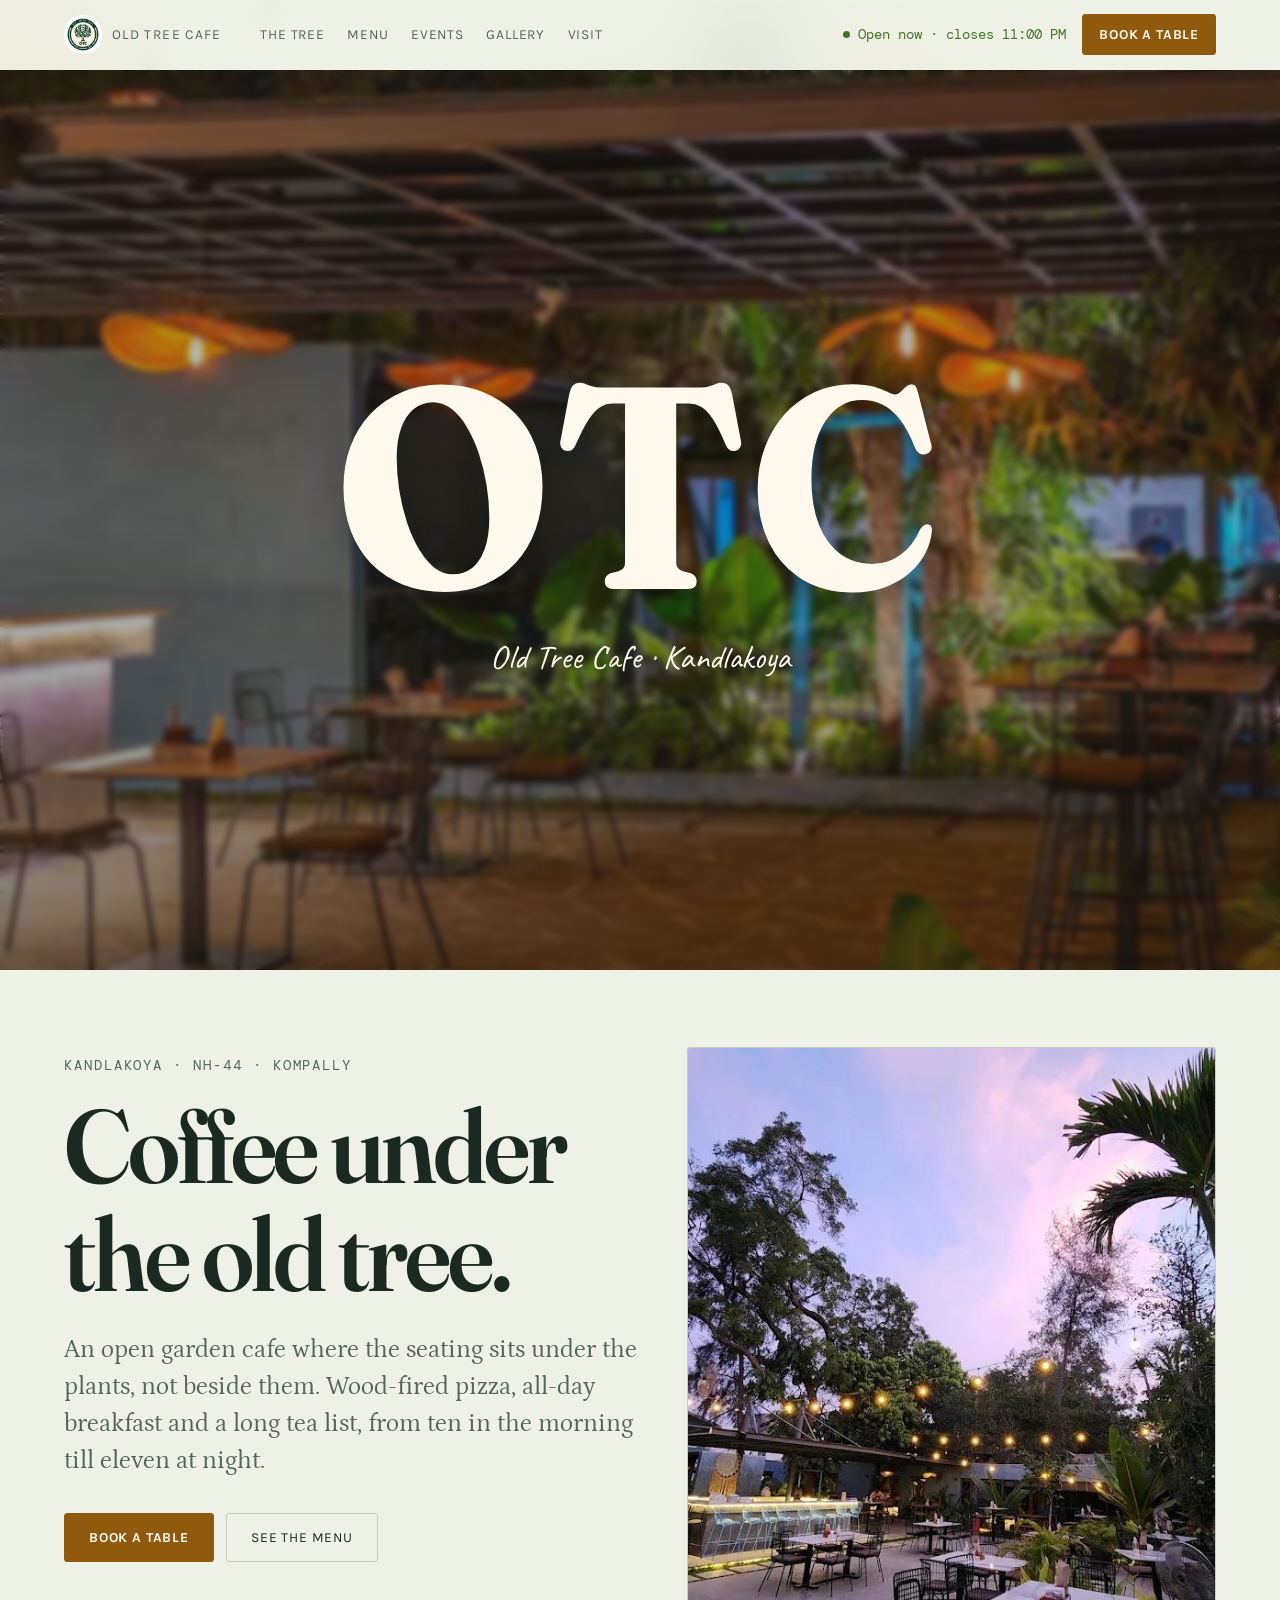
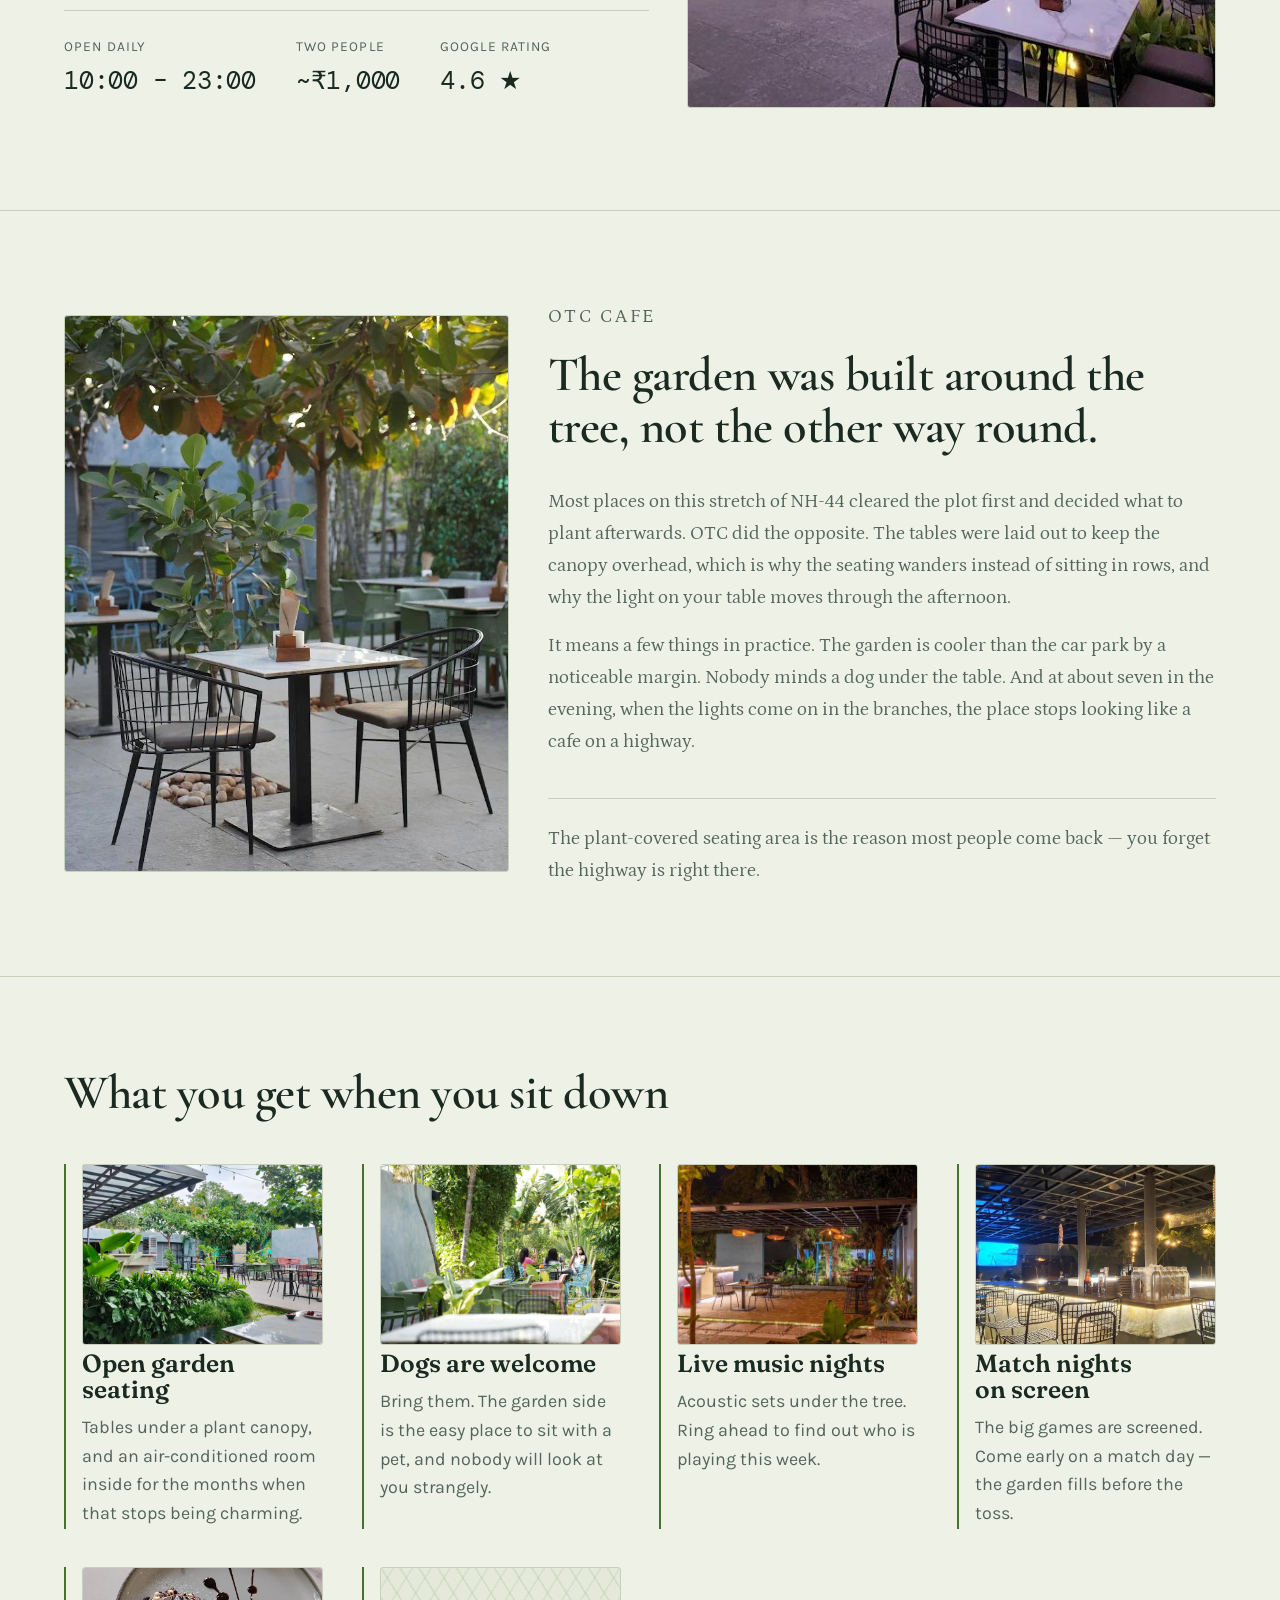
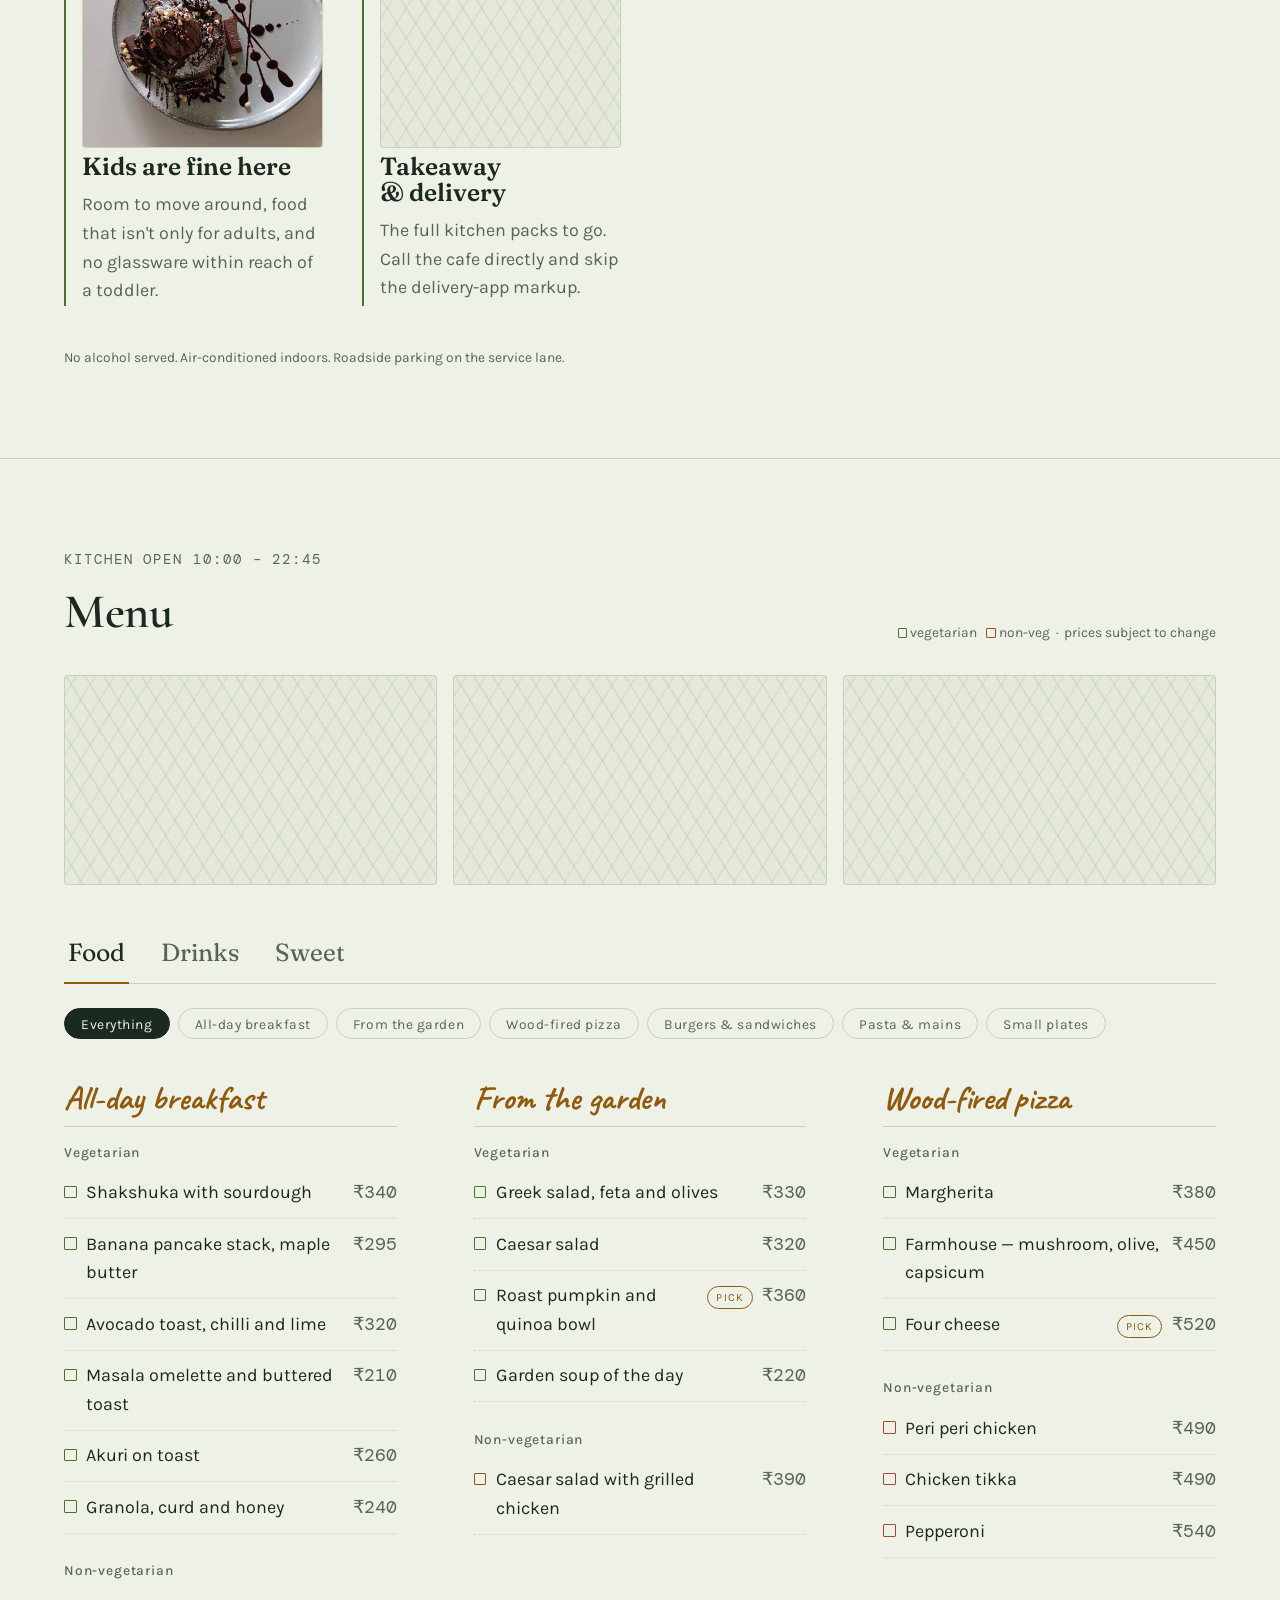
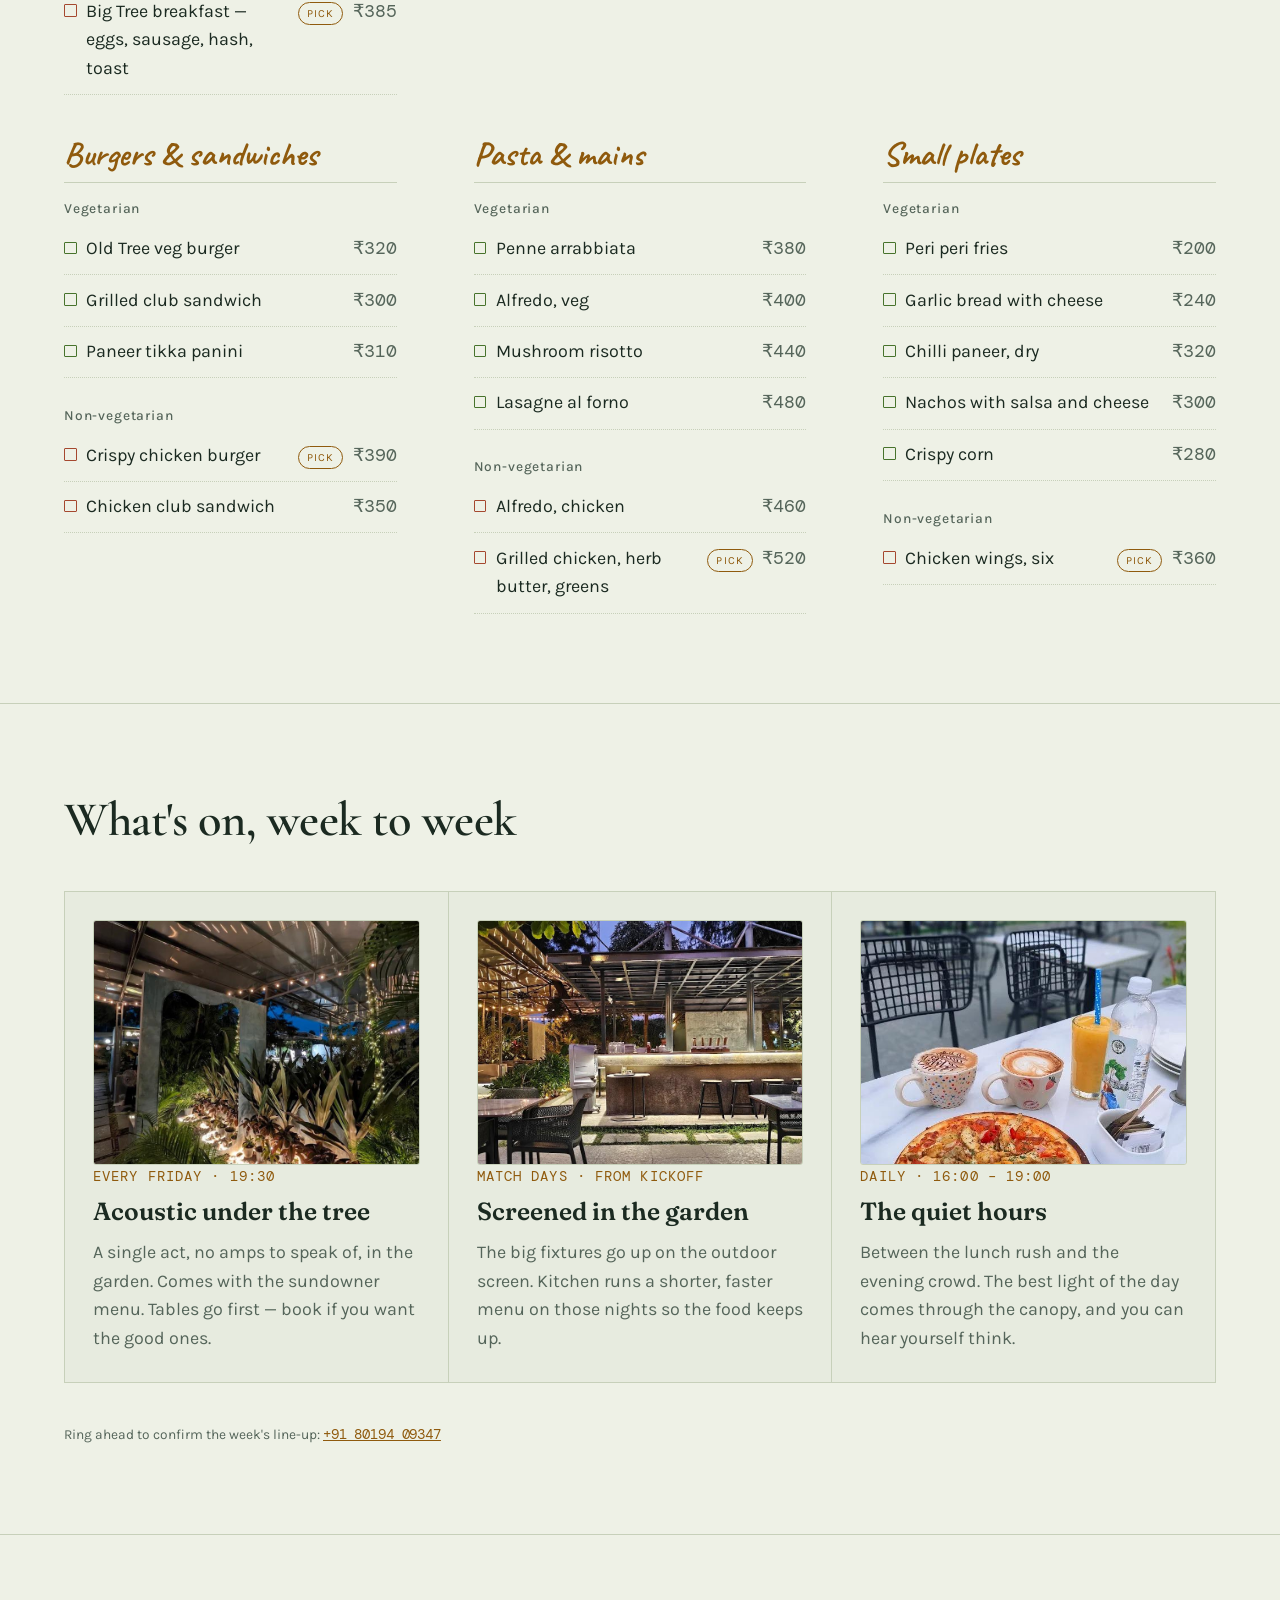
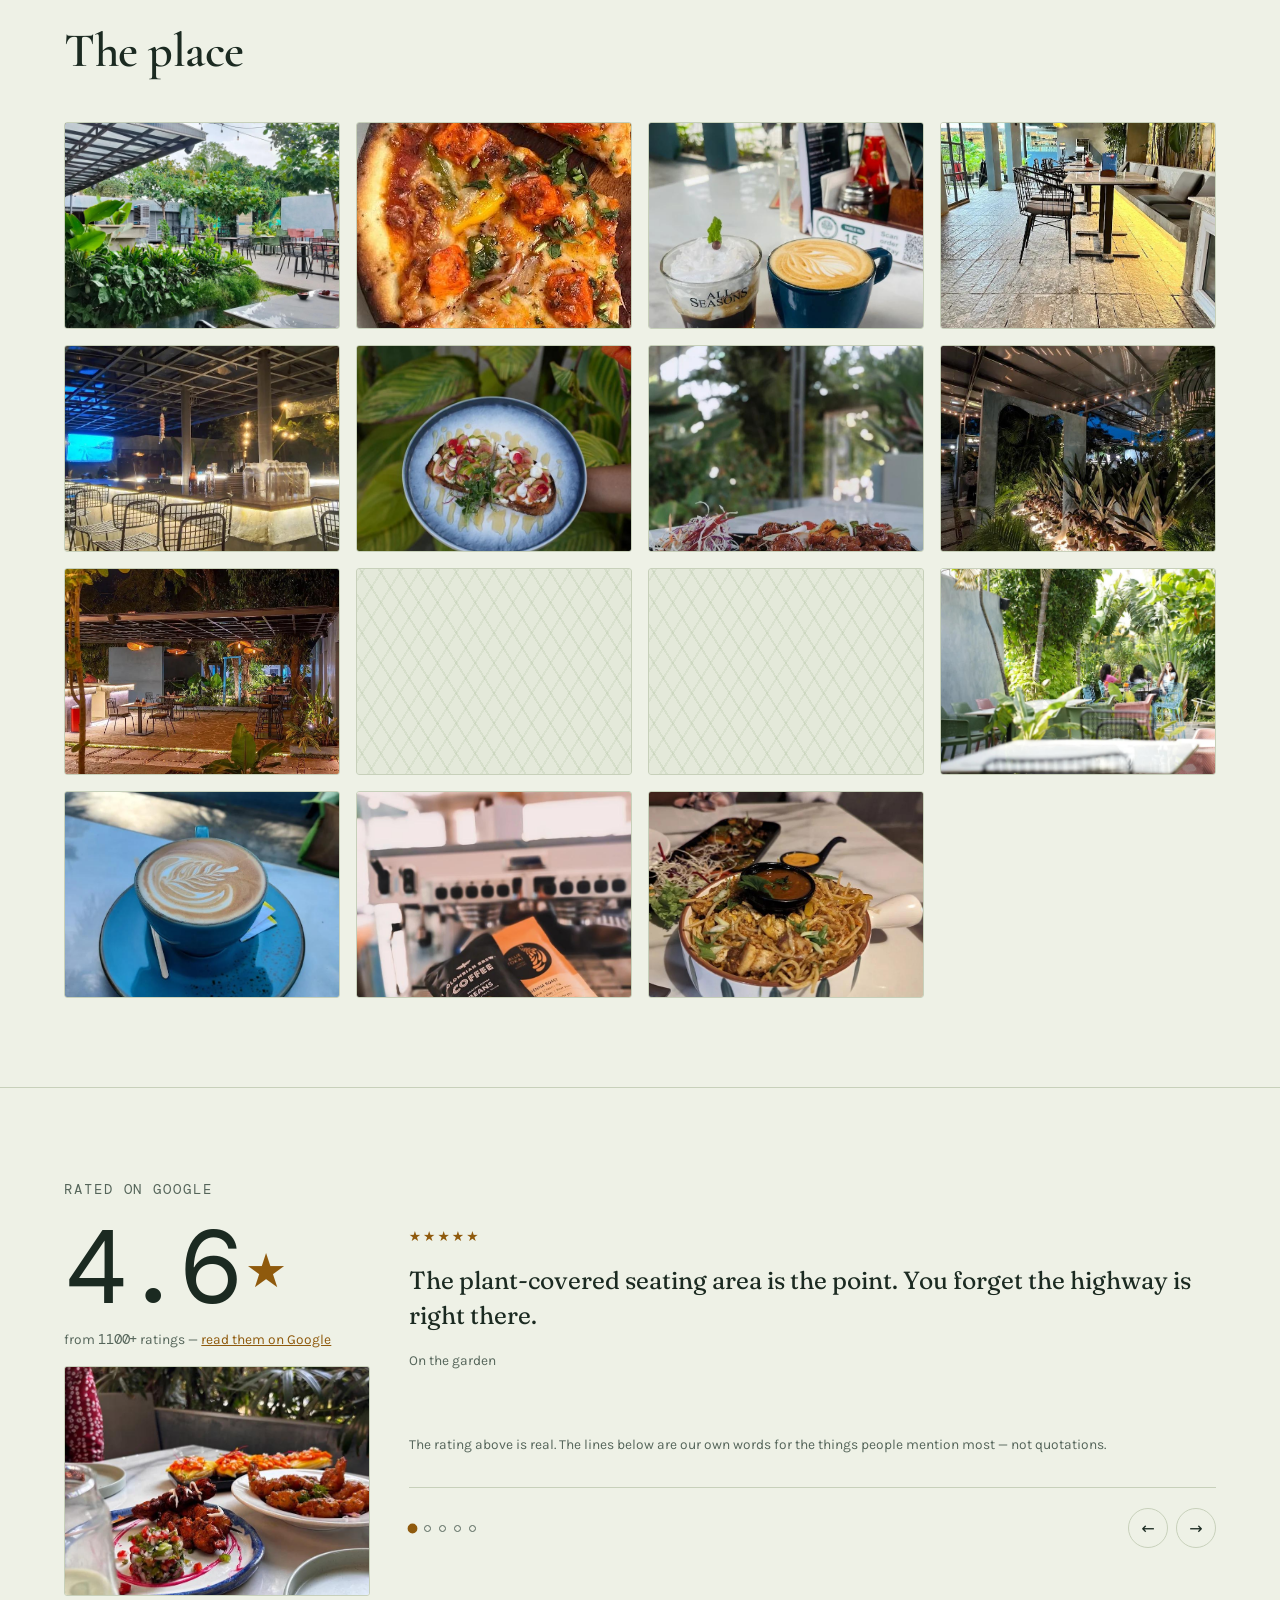
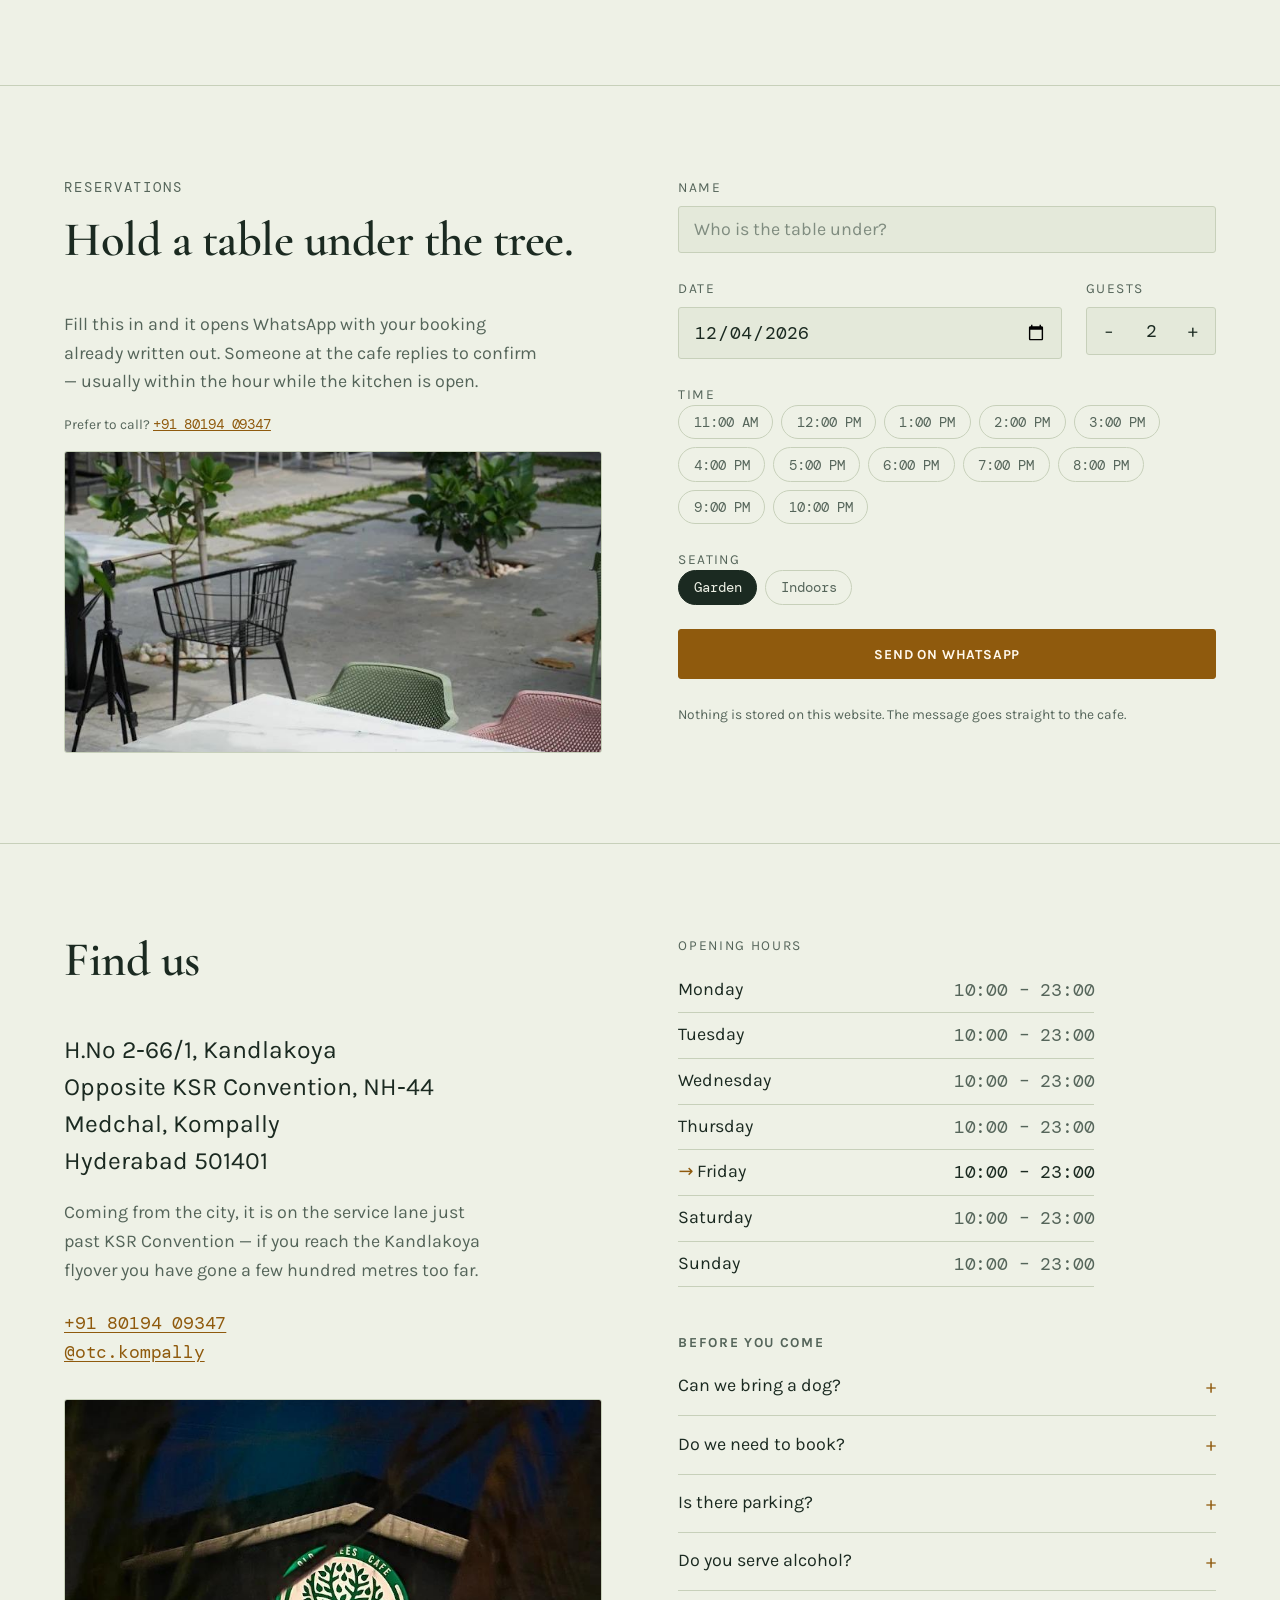
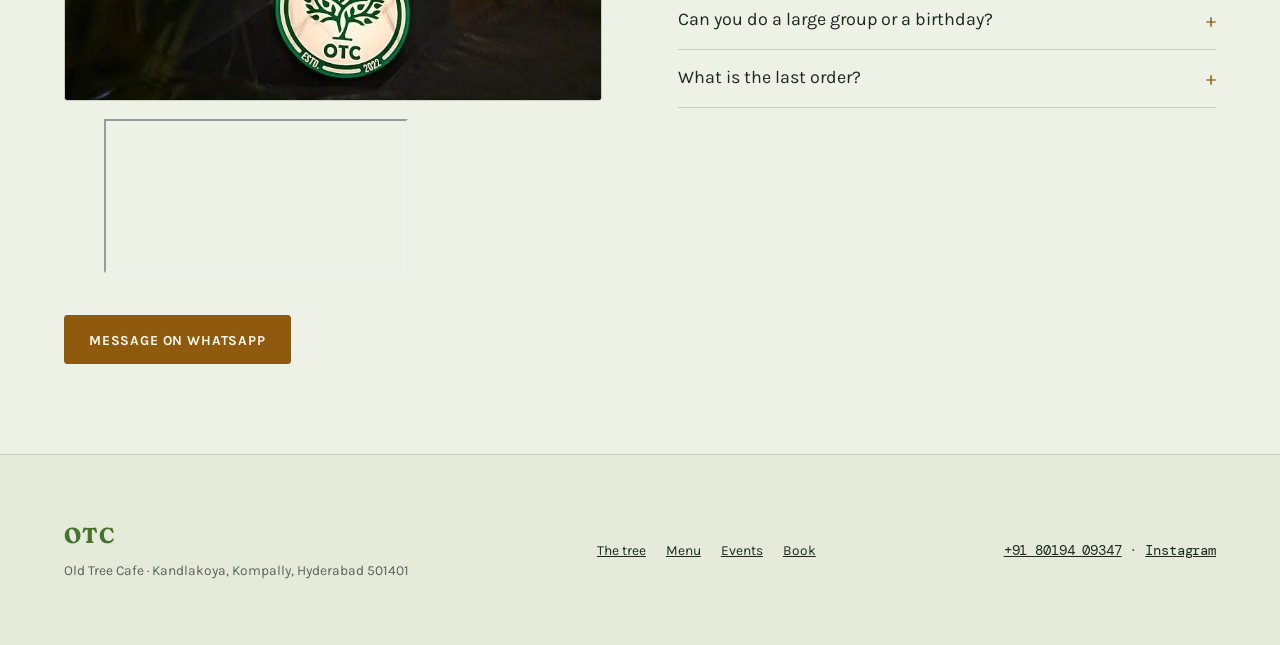
<file: index.html>
<!doctype html>
<html lang="en">
<head>
<meta charset="utf-8">
<meta name="viewport" content="width=device-width, initial-scale=1">
<title>Old Tree Cafe — Garden Cafe, Kompally Hyderabad</title>
<meta name="description" content="OTC — Old Tree Cafe, an open garden cafe at Kandlakoya, Kompally, Hyderabad. Wood-fired pizza, all-day breakfast and a long tea list, 10am to 11pm daily.">

<link rel="canonical" href="https://oldtreecafe.com/">
<meta name="theme-color" content="#2F5138">

<!-- Social preview: what shows when the link is pasted into WhatsApp,
     Instagram or X. og:image has to be an absolute URL — a relative one
     is silently ignored by every scraper. 1200x630 is the size they all
     crop to; anything else gets letterboxed. -->
<meta property="og:type" content="website">
<meta property="og:url" content="https://oldtreecafe.com/">
<meta property="og:site_name" content="Old Tree Cafe">
<meta property="og:locale" content="en_IN">
<meta property="og:title" content="Old Tree Cafe — Kompally, Hyderabad">
<meta property="og:description" content="An open garden cafe on NH-44 at Kandlakoya. Tables under the canopy, 10am–11pm, every day.">
<meta property="og:image" content="https://oldtreecafe.com/images/og.jpg">
<meta property="og:image:width" content="1200">
<meta property="og:image:height" content="630">
<meta property="og:image:alt" content="The garden at Old Tree Cafe, tables under the canopy">
<meta name="twitter:card" content="summary_large_image">

<link rel="preconnect" href="https://fonts.googleapis.com">
<link rel="preconnect" href="https://fonts.gstatic.com" crossorigin>
<link rel="stylesheet" href="https://fonts.googleapis.com/css2?family=Fraunces:opsz,wght,SOFT,WONK@9..144,400..700,0..100,0..1&family=Cormorant+Garamond:wght@500;600;700&family=Petrona:ital,wght@0,400;0,500;1,400&family=Caveat:wght@600;700&family=Karla:wght@400;500;700&family=DM+Mono:wght@400;500&display=swap">
<link rel="stylesheet" href="code/styles.css">

<!-- Structured data. This is what tells Google the page is a place and
     not an article: the address, the hours and the phone, in the shape
     Google reads. Test it at search.google.com/test/rich-results.

     Deliberately NO aggregateRating. Marking up your own Google score
     on your own site is self-serving review markup — Google ignores it
     for local businesses and can penalise the page. The 4.6 stays as
     visible text with a link to the real listing, which is allowed.

     TODO (Aditya): telephone below is the number already on the site.
     Public listings show two others (+91 87900 46493, +91 90003 02213)
     and closing time is listed as both 22:00 and 23:00. Confirm both
     with the cafe, then fix them HERE, in the hours table, in the
     footer and in CAFE.phone in script.js — all four must agree. -->
<script type="application/ld+json">
{
  "@context": "https://schema.org",
  "@type": "Restaurant",
  "@id": "https://oldtreecafe.com/#restaurant",
  "name": "Old Tree Cafe",
  "alternateName": "OTC",
  "url": "https://oldtreecafe.com/",
  "image": "https://oldtreecafe.com/images/og.jpg",
  "logo": "https://oldtreecafe.com/images/logo.jpeg",
  "telephone": "+918019409347",
  "priceRange": "₹₹",
  "servesCuisine": ["Continental", "Italian", "Coffee", "Desserts"],
  "menu": "https://oldtreecafe.com/#menu",
  "acceptsReservations": true,
  "publicAccess": true,
  "smokingAllowed": false,
  "address": {
    "@type": "PostalAddress",
    "streetAddress": "H.No 2-66/1, Kandlakoya, opposite KSR Convention, NH-44",
    "addressLocality": "Kompally",
    "addressRegion": "Telangana",
    "postalCode": "501401",
    "addressCountry": "IN"
  },
  "hasMap": "https://www.google.com/maps/search/?api=1&query=Old+Tree+Cafe+Kandlakoya+Kompally+Hyderabad",
  "openingHoursSpecification": [{
    "@type": "OpeningHoursSpecification",
    "dayOfWeek": ["Monday","Tuesday","Wednesday","Thursday","Friday","Saturday","Sunday"],
    "opens": "10:00",
    "closes": "23:00"
  }],
  "sameAs": [
    "https://www.instagram.com/otc.kompally/",
    "https://www.facebook.com/OTC.kompally/"
  ]
}
</script>
</head>
<body>

<a class="skip" href="#main">Skip to content</a>

<!-- The canopy. One canvas, fixed behind the whole page: drifting
     light, a glow that follows the cursor, and leaves that scatter
     away from it. Drawn in script.js §5. -->
<canvas class="dapple" id="dapple" aria-hidden="true"></canvas>

<!-- ══ HEADER ═══════════════════════════════════════════════════════
     Sticky. The nav links highlight themselves as you scroll past each
     section (scroll-spy, in script.js).                              -->
<header class="site-head" id="head">
  <a class="brand" href="#top">
    <!-- the badge, in place of the old OTC lettering. A JPEG has no
         transparency, so styles.css clips it to a circle to drop the
         white corners. -->
    <img class="brand-logo" src="images/logo.jpeg" alt="" aria-hidden="true">
    <span class="brand-name">Old Tree Cafe</span>
  </a>

  <nav class="nav" id="nav" aria-label="Main">
    <a href="#story">The tree</a>
    <a data-ev="menu_view" href="#menu">Menu</a>
    <a href="#events">Events</a>
    <a href="#gallery">Gallery</a>
    <a href="#visit">Visit</a>
  </nav>

  <div class="head-right">
    <span class="status" id="status" hidden></span>
    <a data-ev="book_click" class="btn btn-solid btn-sm" href="#book">Book a table</a>
    <button class="nav-toggle" id="nav-toggle" aria-expanded="false" aria-controls="nav">
      <span class="bars" aria-hidden="true"></span>
      <span class="sr">Menu</span>
    </button>
  </div>
</header>

<main id="main">


  <!-- ══ SPLASH ═════════════════════════════════════════════════════
       The first screen. The photo fills the whole panel, and the
       lockup — mark, OTC, name — sits on top of it in solid colour.
       OTC sits on a pane of frosted glass, which blurs the photo
       under it. The mark and the name are plain ink. See styles.css.

       The photo behind the glass is images/splash.avif. It drifts a
       little with the pointer — script.js §13. -->
  <section class="splash" id="splash">
    <img class="splash-photo" src="images/splash.avif" alt="" aria-hidden="true" fetchpriority="high">

    <div class="splash-lockup">
      <p class="splash-otc">OTC</p>
      <p class="splash-name">Old Tree Cafe · Kandlakoya</p>
    </div>

  </section>
  <!-- ══ HERO ═══════════════════════════════════════════════════════ -->
  <section class="hero" id="top">
    <div class="hero-copy">
      <p class="eyebrow">Kandlakoya · NH&#8209;44 · Kompally</p>
      <h1>Coffee under<br>the old tree.</h1>
      <p class="lede">An open garden cafe where the seating sits under the
        plants, not beside them. Wood-fired pizza, all-day breakfast and a
        long tea list, from ten in the morning till eleven at night.</p>

      <div class="hero-actions">
        <a data-ev="book_click" class="btn btn-solid" href="#book">Book a table</a>
        <a data-ev="menu_view" class="btn btn-ghost" href="#menu">See the menu</a>
      </div>

      <dl class="facts">
        <div><dt>Open daily</dt><dd class="mono">10:00 – 23:00</dd></div>
        <div><dt>Two people</dt><dd class="mono">~₹1,000</dd></div>
        <div><dt>Google rating</dt><dd class="mono"><span data-count="4.6" data-dp="1">4.6</span> ★</dd></div>
      </dl>
    </div>

    <figure class="hero-shot">
      <img class="ph ph-tall" src="images/garden.jpeg" alt="Garden seating, evening" decoding="async" loading="lazy">
    </figure>

  </section>

  <!-- ══ THE TREE ═══════════════════════════════════════════════════ -->
  <section class="story reveal" id="story">
    <figure class="story-shot">
      <img class="ph ph-tall" src="images/tree.jpeg" alt="The tree, from below" decoding="async" loading="lazy">
    </figure>

    <div class="story-copy">
      <p class="eyebrow">OTC Cafe</p>
      <h2 class="sec-title">The garden was built around the tree, not the other way round.</h2>
      <p>Most places on this stretch of NH&#8209;44 cleared the plot first and
        decided what to plant afterwards. OTC did the opposite. The tables were
        laid out to keep the canopy overhead, which is why the seating wanders
        instead of sitting in rows, and why the light on your table moves through
        the afternoon.</p>
      <p>It means a few things in practice. The garden is cooler than the car
        park by a noticeable margin. Nobody minds a dog under the table. And at
        about seven in the evening, when the lights come on in the branches, the
        place stops looking like a cafe on a highway.</p>

      <p class="pull">The plant-covered seating area is the reason most people
        come back — you forget the highway is right there.</p>
    </div>
  </section>

  <!-- ══ WHAT YOU GET ═══════════════════════════════════════════════ -->
  <section class="band reveal">
    <h2 class="sec-title">What you get when you sit down</h2>
    <ul class="traits">
      <li><img class="ph" src="images/canopy.jpeg" alt="Tables under the canopy" decoding="async" loading="lazy"><h3>Open garden seating</h3><p>Tables under a plant canopy, and an air-conditioned room inside for the months when that stops being charming.</p></li>
      <li><img class="ph" src="images/guests.jpeg" alt="An afternoon table" decoding="async" loading="lazy"><h3>Dogs are welcome</h3><p>Bring them. The garden side is the easy place to sit with a pet, and nobody will look at you strangely.</p></li>
      <li><img class="ph" src="images/evening.jpeg" alt="Under the lamps" decoding="async" loading="lazy"><h3>Live music nights</h3><p>Acoustic sets under the tree. Ring ahead to find out who is playing this week.</p></li>
      <li><img class="ph" src="images/music.jpeg" alt="The screen, from the bar" decoding="async" loading="lazy"><h3>Match nights on screen</h3><p>The big games are screened. Come early on a match day — the garden fills before the toss.</p></li>
      <li><img class="ph" src="images/chocolate-cake.jpeg" alt="Chocolate cake, for the table" decoding="async" loading="lazy"><h3>Kids are fine here</h3><p>Room to move around, food that isn't only for adults, and no glassware within reach of a toddler.</p></li>
      <li><img class="ph" src="images/fried-chicken.jpeg" alt="Fried chicken and slaw" decoding="async" loading="lazy"><h3>Takeaway &amp; delivery</h3><p>The full kitchen packs to go. Call the cafe directly and skip the delivery-app markup.</p></li>
    </ul>
    <p class="note">No alcohol served. Air-conditioned indoors. Roadside parking on the service lane.</p>
  </section>

  <!-- ══ MENU ═══════════════════════════════════════════════════════
       Top tabs (Food / Drinks / Sweet) then a course strip underneath.
       Everything is rendered from the MENU object in script.js.      -->
  <section class="menu reveal" id="menu">
    <header class="menu-head">
      <div>
        <p class="eyebrow">Kitchen open 10:00 – 22:45</p>
        <h2 class="sec-title">Menu</h2>
      </div>
      <p class="note">
        <span class="mark mark-v" aria-hidden="true"></span> vegetarian
        &nbsp; <span class="mark mark-n" aria-hidden="true"></span> non-veg
        &nbsp;·&nbsp; prices subject to change
      </p>
    </header>

    <!-- a look at the food before the list of it -->
    <ul class="shot-strip">
      <li><img class="ph ph-wide" src="images/pizza-board.jpeg" alt="Chicken pizza, off the stone" decoding="async" loading="lazy"></li>
      <li><img class="ph ph-wide" src="images/platter-garden.jpeg" alt="Chilli garlic platter, from the kitchen" decoding="async" loading="lazy"></li>
      <li><img class="ph ph-wide" src="images/latte-art.jpeg" alt="Two lattes, from the bar" decoding="async" loading="lazy"></li>
    </ul>

    <div class="tabs" id="menu-tabs" role="tablist" aria-label="Menu sections"></div>
    <div class="subtabs" id="menu-subtabs"></div>
    <div class="menu-grid" id="menu-grid"></div>
  </section>

  <!-- ══ EVENTS ═════════════════════════════════════════════════════ -->
  <section class="band reveal" id="events">
    <h2 class="sec-title">What's on, week to week</h2>
    <ul class="events">
      <li>
        <img class="ph" src="images/lights.jpeg" alt="Lights in the branches" decoding="async" loading="lazy">
        <p class="when mono">Every Friday · 19:30</p>
        <h3>Acoustic under the tree</h3>
        <p>A single act, no amps to speak of, in the garden. Comes with the
          sundowner menu. Tables go first — book if you want the good ones.</p>
      </li>
      <li>
        <img class="ph" src="images/bar-evening.jpeg" alt="The bar at dusk" decoding="async" loading="lazy">
        <p class="when mono">Match days · from kickoff</p>
        <h3>Screened in the garden</h3>
        <p>The big fixtures go up on the outdoor screen. Kitchen runs a
          shorter, faster menu on those nights so the food keeps up.</p>
      </li>
      <li>
        <img class="ph" src="images/quiet-hours.jpeg" alt="An afternoon table, garden behind" decoding="async" loading="lazy">
        <p class="when mono">Daily · 16:00 – 19:00</p>
        <h3>The quiet hours</h3>
        <p>Between the lunch rush and the evening crowd. The best light of the
          day comes through the canopy, and you can hear yourself think.</p>
      </li>
    </ul>
    <p class="note">Ring ahead to confirm the week's line-up: <a data-ev="call_click" class="mono" href="tel:+918019409347">+91 80194 09347</a></p>
  </section>

  <!-- ══ GALLERY ════════════════════════════════════════════════════
       Click any photo to open the lightbox (arrows, Esc, click-out). -->
  <section class="band reveal" id="gallery">
    <h2 class="sec-title">The place</h2>
    <ul class="gallery" id="gallery-grid">
      <li><button class="shot" data-cap="Tables under the canopy"><img class="ph" src="images/canopy.jpeg" alt="Canopy seating" decoding="async" loading="lazy"></button></li>
      <li><button class="shot" data-cap="Margherita, straight off the stone"><img class="ph" src="images/pizza.jpeg" alt="Wood-fired pizza" decoding="async" loading="lazy"></button></li>
      <li><button class="shot" data-cap="Afternoon coffee and cake"><img class="ph" src="images/coffee.jpeg" alt="Coffee &amp; cake" decoding="async" loading="lazy"></button></li>
      <li><button class="shot" data-cap="The air-conditioned room inside"><img class="ph" src="images/indoors.jpeg" alt="Indoor room" decoding="async" loading="lazy"></button></li>
      <li><button class="shot" data-cap="Friday, acoustic set in the garden"><img class="ph" src="images/music.jpeg" alt="Live music night" decoding="async" loading="lazy"></button></li>
      <li><button class="shot" data-cap="Fig, ricotta and honey on sourdough"><img class="ph" src="images/fig-toast.jpeg" alt="Fig and ricotta toast" decoding="async" loading="lazy"></button></li>
      <li><button class="shot" data-cap="Breakfast, before the rush"><img class="ph" src="images/breakfast.jpeg" alt="All-day breakfast" decoding="async" loading="lazy"></button></li>
      <li><button class="shot" data-cap="Lights in the branches, about seven"><img class="ph" src="images/lights.jpeg" alt="Evening lights" decoding="async" loading="lazy"></button></li>
      <li><button class="shot" data-cap="Under the pergola once the lamps are on"><img class="ph" src="images/evening.jpeg" alt="Rattan lamps at night" decoding="async" loading="lazy"></button></li>
      <li><button class="shot" data-cap="The bar, lit, at the blue end of the evening"><img class="ph" src="images/bar-evening.jpeg" alt="The bar at dusk" decoding="async" loading="lazy"></button></li>
      <li><button class="shot" data-cap="The garden in the middle of the day"><img class="ph" src="images/garden-day.jpeg" alt="Garden, daytime" decoding="async" loading="lazy"></button></li>
      <li><button class="shot" data-cap="An afternoon table in the green"><img class="ph" src="images/guests.jpeg" alt="Guests in the garden" decoding="async" loading="lazy"></button></li>
      <li><button class="shot" data-cap="Cappuccino, in the sun"><img class="ph" src="images/cappuccino.jpeg" alt="Cappuccino" decoding="async" loading="lazy"></button></li>
      <li><button class="shot" data-cap="What's going through the grinder this week"><img class="ph" src="images/beans.jpeg" alt="Beans at the machine" decoding="async" loading="lazy"></button></li>
      <li><button class="shot" data-cap="Off the wok, with slaw"><img class="ph" src="images/noodles.jpeg" alt="Noodles" decoding="async" loading="lazy"></button></li>
    </ul>
  </section>

  <!-- ══ REVIEWS ════════════════════════════════════════════════════ -->
  <section class="reviews reveal" id="reviews">
    <div class="review-stats">
      <p class="eyebrow">Rated on Google</p>
      <h2 class="sec-title sr">What people tend to say</h2>
      <p class="big mono"><span data-count="4.6" data-dp="1">4.6</span><span class="star">★</span></p>
      <p class="note">from <span class="mono" data-count="1100" data-suffix="+">1100+</span> ratings —
        <a href="https://www.google.com/maps/search/?api=1&amp;query=Old+Tree+Cafe+Kandlakoya+Kompally+Hyderabad"
           target="_blank" rel="noopener" data-ev="reviews_click">read them on Google</a></p>
      <img class="ph" src="images/table-spread.jpeg" alt="A table of starters under the palms" decoding="async" loading="lazy">
    </div>

    <div class="carousel" id="reviews-carousel">
      <div class="slides" id="review-slides"></div>
      <p class="note">The rating above is real. The lines below are
        our own words for the things people mention most — not quotations.</p>
      <div class="carousel-foot">
        <div class="dots" id="review-dots"></div>
        <div class="arrows">
          <button class="arrow" data-dir="-1" aria-label="Previous review">←</button>
          <button class="arrow" data-dir="1" aria-label="Next review">→</button>
        </div>
      </div>
    </div>
  </section>

  <!-- ══ BOOKING ════════════════════════════════════════════════════
       No server, no database. Submitting builds a WhatsApp message
       and opens it in the cafe's chat.                              -->
  <section class="book reveal" id="book">
    <div class="book-copy">
      <p class="eyebrow">Reservations</p>
      <h2 class="sec-title">Hold a table under the tree.</h2>
      <p>Fill this in and it opens WhatsApp with your booking already written
        out. Someone at the cafe replies to confirm — usually within the hour
        while the kitchen is open.</p>
      <p class="note">Prefer to call? <a data-ev="call_click" class="mono" href="tel:+918019409347">+91 80194 09347</a></p>
      <img class="ph ph-wide" src="images/table-empty.jpeg" alt="The table you are booking" decoding="async" loading="lazy">
    </div>

    <form class="book-form" id="book-form" novalidate>
      <div class="field">
        <label for="bk-name">Name</label>
        <input id="bk-name" name="name" type="text" autocomplete="name" placeholder="Who is the table under?">
      </div>

      <div class="row">
        <div class="field">
          <label for="bk-date">Date</label>
          <input id="bk-date" name="date" type="date">
        </div>

        <div class="field">
          <span class="label" id="bk-guests-label">Guests</span>
          <div class="stepper" role="group" aria-labelledby="bk-guests-label">
            <button type="button" data-step="-1" aria-label="One fewer guest">−</button>
            <output class="mono" id="bk-guests">2</output>
            <button type="button" data-step="1" aria-label="One more guest">+</button>
          </div>
        </div>
      </div>

      <fieldset class="field">
        <legend>Time</legend>
        <div class="pills" id="bk-times"></div>
      </fieldset>

      <fieldset class="field">
        <legend>Seating</legend>
        <div class="pills" id="bk-seating">
          <button type="button" class="pill is-on" aria-pressed="true" data-seat="Garden">Garden</button>
          <button type="button" class="pill" aria-pressed="false" data-seat="Indoors">Indoors</button>
        </div>
      </fieldset>

      <p class="form-error" id="bk-error" role="alert" hidden></p>
      <button class="btn btn-solid btn-block" type="submit">Send on WhatsApp</button>
      <p class="note">Nothing is stored on this website. The message goes straight to the cafe.</p>
    </form>
  </section>

  <!-- ══ VISIT ══════════════════════════════════════════════════════ -->
  <section class="visit reveal" id="visit">
    <div>
      <h2 class="sec-title">Find us</h2>
      <address>
        H.No 2&#8209;66/1, Kandlakoya<br>
        Opposite KSR Convention, NH&#8209;44<br>
        Medchal, Kompally<br>
        Hyderabad 501401
      </address>
      <p class="landmark">Coming from the city, it is on the service lane just
        past KSR Convention — if you reach the Kandlakoya flyover you have gone
        a few hundred metres too far.</p>
      <p class="contact mono">
        <a data-ev="call_click" href="tel:+918019409347">+91 80194 09347</a><br>
        <a data-ev="instagram_click" href="https://www.instagram.com/otc.kompally/" target="_blank" rel="noopener">@otc.kompally</a>
      </p>
      <img class="ph ph-wide" src="images/entrance.jpeg" alt="The sign, off NH-44" decoding="async" loading="lazy">

      <!-- A live Google map in a box: drag, zoom and Street View all
           work in place. 'View larger map' inside it opens the real
           thing with directions, which is what the old button did.
           output=embed needs no API key. loading=lazy keeps Google off
           the wire until someone scrolls this far down. -->
      <figure class="map">
        <iframe
          title="Map showing Old Tree Cafe, Kandlakoya, Kompally"
          src="https://maps.google.com/maps?q=Old+Tree+Cafe+Kandlakoya+Kompally+Hyderabad+501401&amp;z=16&amp;output=embed"
          loading="lazy"
          referrerpolicy="no-referrer-when-downgrade"
          allowfullscreen></iframe>
      </figure>
      <div class="hero-actions">
        <a class="btn btn-solid" data-ev="whatsapp_click" id="wa-visit" href="#">Message on WhatsApp</a>
      </div>
    </div>

    <div>
      <table class="hours">
        <caption>Opening hours</caption>
        <tbody>
          <tr><th scope="row">Monday</th><td class="mono">10:00 – 23:00</td></tr>
          <tr><th scope="row">Tuesday</th><td class="mono">10:00 – 23:00</td></tr>
          <tr><th scope="row">Wednesday</th><td class="mono">10:00 – 23:00</td></tr>
          <tr><th scope="row">Thursday</th><td class="mono">10:00 – 23:00</td></tr>
          <tr><th scope="row">Friday</th><td class="mono">10:00 – 23:00</td></tr>
          <tr><th scope="row">Saturday</th><td class="mono">10:00 – 23:00</td></tr>
          <tr><th scope="row">Sunday</th><td class="mono">10:00 – 23:00</td></tr>
        </tbody>
      </table>

      <!-- Native <details> — an accordion with no JavaScript at all. -->
      <div class="faq">
        <h3 class="faq-title">Before you come</h3>
        <details><summary>Can we bring a dog?</summary><p>Yes, in the garden. Water bowls on request. The indoor room is kept pet-free for people who would rather it was.</p></details>
        <details><summary>Do we need to book?</summary><p>Not on a weekday afternoon. For Friday and Saturday evenings, and any match night, book — the garden tables go first.</p></details>
        <details><summary>Is there parking?</summary><p>Roadside on the service lane. It fills up on weekend evenings, so leave a few minutes for it.</p></details>
        <details><summary>Do you serve alcohol?</summary><p>No. The bar is coffee, tea, coolers and shakes.</p></details>
        <details><summary>Can you do a large group or a birthday?</summary><p>Yes — call ahead so a section of the garden can be held. Outside cake is fine.</p></details>
        <details><summary>What is the last order?</summary><p>The kitchen takes its last order at 22:45. The cafe closes at 23:00.</p></details>
      </div>
    </div>
  </section>

</main>

<footer class="site-foot">
  <div>
    <p class="brand-mark" aria-hidden="true">OTC</p>
    <p>Old Tree Cafe · Kandlakoya, Kompally, Hyderabad 501401</p>
  </div>
  <nav class="foot-nav" aria-label="Footer">
    <a href="#story">The tree</a>
    <a data-ev="menu_view" href="#menu">Menu</a>
    <a href="#events">Events</a>
    <a data-ev="book_click" href="#book">Book</a>
  </nav>
  <p class="mono">
    <a data-ev="call_click" href="tel:+918019409347">+91 80194 09347</a> ·
    <a data-ev="instagram_click" href="https://www.instagram.com/otc.kompally/" target="_blank" rel="noopener">Instagram</a>
  </p>
</footer>

<!-- Gallery lightbox. Hidden until a photo is clicked. -->
<div class="lightbox" id="lightbox" hidden>
  <button class="lb-close" id="lb-close" aria-label="Close">✕</button>
  <button class="lb-arrow lb-prev" data-dir="-1" aria-label="Previous photo">←</button>
  <figure class="lb-stage">
    <div class="lb-img" id="lb-img"></div>
    <figcaption id="lb-cap"></figcaption>
  </figure>
  <button class="lb-arrow lb-next" data-dir="1" aria-label="Next photo">→</button>
</div>

<script src="code/script.js"></script>
</body>
</html>
</file>
<file: code/styles.css>
/* ===========================================================
   Old Tree Cafe — styles

   Read this file top to bottom:
     1. tokens      every colour and size, as variables
     2. themes      light / dark
     3. phases      the hero's colour by time of day in Hyderabad
     4. base        body, headings, links, motion rules
     5. components  header, hero, story, menu, events, gallery,
                    reviews, booking, visit, footer, lightbox
     6. responsive  the narrow-screen block, at the very bottom

   To re-skin the whole site, edit section 1 and nothing else.
   =========================================================== */

/* ── 1. tokens ───────────────────────────────────────────── */

:root {
  /* light theme (the default) */
  --bg:        #EEF1E6;   /* pale leaf paper */
  --surface:   #E4E9DA;   /* raised blocks */
  --surface-2: #DAE1CD;   /* inputs, pressed states */
  --ink:       #1B2A21;   /* deep forest, all body text */
  --muted:     #55655A;   /* secondary text */
  --line:      #C7D0BA;   /* hairlines, dot leaders */
  --accent:    #8F5A0D;   /* lamplight amber — dark enough for AA on --bg (5.05) and --surface (4.67) */
  --on-accent: #FFF8EC;
  --leaf:      #47732C;

  /* ── five faces, five jobs ────────────────────────────────
     One face per job, and never two faces doing the same job —
     that is the whole rule. Change a role here and every place
     that role appears changes with it.

       display  the voice of the place — the hero headline
       title    the section headings, and only those
       read     long prose you actually sit and read
       hand     the handwritten moments: the signature, the menu
                courses, the line pulled out of the story
       ui       anything you click, tab to, or scan — never prose
       data     every number. Prices, hours, dates, the phone.

     Roles are wired to fallbacks that exist on Windows, macOS and
     Android, so the page still reads if Google Fonts is blocked. */
  --font-display: Fraunces, Georgia, "Times New Roman", serif;
  --font-title:   "Cormorant Garamond", Fraunces, Georgia, serif;
  --font-read:    Petrona, Georgia, "Times New Roman", serif;
  --font-hand:    Caveat, "Segoe Script", "Bradley Hand", cursive;
  --font-ui:      Karla, "Segoe UI", system-ui, sans-serif;
  --font-data:    "DM Mono", ui-monospace, "Cascadia Mono", monospace;

  /* Caveat draws small for its point size — every script does. This
     is the multiplier that puts it back on the same optical line as
     the face beside it, rather than nudging each use by hand. */
  --hand-scale: 1.35;

  --step--1: clamp(.78rem, .16vw + .74rem, .86rem);
  --step-0:  clamp(1rem, .25vw + .94rem, 1.12rem);
  --step-1:  clamp(1.25rem, .55vw + 1.12rem, 1.55rem);
  --step-2:  clamp(1.75rem, 1.4vw + 1.4rem, 2.6rem);
  --step-3:  clamp(2.6rem, 4.6vw + 1.4rem, 5rem);
  --step-4:  clamp(2.9rem, 7vw + 1.5rem, 6.5rem);

  --pad: clamp(1.25rem, 5vw, 5rem);
  --gap: clamp(1.5rem, 3vw, 3rem);
  --radius: 3px;

  --ease: cubic-bezier(.22, .68, .36, 1);
}

/* ── 2. themes ───────────────────────────────────────────── */

@media (prefers-color-scheme: dark) {
  :root:not([data-theme="light"]) {
    --bg:        #101812;
    --surface:   #18221A;
    --surface-2: #1F2B21;
    --ink:       #E9EEE2;
    --muted:     #9AA99A;
    --line:      #2B382D;
    --accent:    #E8B458;
    --on-accent: #14200F;
    --leaf:      #96C568;
  }
}

:root[data-theme="dark"] {
  --bg:        #101812;
  --surface:   #18221A;
  --surface-2: #1F2B21;
  --ink:       #E9EEE2;
  --muted:     #9AA99A;
  --line:      #2B382D;
  --accent:    #E8B458;
  --on-accent: #14200F;
  --leaf:      #96C568;
}

/* ── 3. phases ───────────────────────────────────────────────
   script.js stamps data-phase on <html> from the real clock in
   Hyderabad. Only the hero light changes — never the text
   colours, or the page would stop being readable at night.    */

:root                       { --wash-a: #7FB05A; --wash-b: #CFE0A8; --wash-strength: .18; }
:root[data-phase="morning"] { --wash-a: #7FB05A; --wash-b: #CFE0A8; --wash-strength: .20; }
:root[data-phase="golden"]  { --wash-a: #C79A3A; --wash-b: #8FB25C; --wash-strength: .22; }
:root[data-phase="dusk"]    { --wash-a: #C87A2A; --wash-b: #6E8F52; --wash-strength: .26; }
:root[data-phase="night"]   { --wash-a: #E0A94E; --wash-b: #2F5138; --wash-strength: .30; }

/* ── 4. base ─────────────────────────────────────────────── */

*, *::before, *::after { box-sizing: border-box; }

html { scroll-behavior: smooth; scroll-padding-top: 5.5rem; }

@media (prefers-reduced-motion: reduce) {
  html { scroll-behavior: auto; }
  *, *::before, *::after {
    animation-duration: .01ms !important;
    transition-duration: .01ms !important;
  }
}

body {
  margin: 0;
  background: var(--bg);
  color: var(--ink);
  font-family: var(--font-ui);
  font-size: var(--step-0);
  line-height: 1.6;
  -webkit-font-smoothing: antialiased;
}

/* Anything given display: flex below still has to obey the hidden
   attribute — the browser's own [hidden] rule loses to a class. */
[hidden] { display: none !important; }

/* The canopy canvas is pinned to the viewport and sits behind the
   whole page. Everything else is lifted one layer above it, so the
   leaves drift behind the text rather than over it. Sections stay
   transparent on purpose — the body colour is the ground they show
   against. Give a section a background and you cover the leaves. */
.dapple {
  position: fixed; inset: 0; width: 100%; height: 100%;
  pointer-events: none; z-index: 0;
}
.site-head, main, .site-foot { position: relative; z-index: 1; }

h1, h2, h3 {
  font-family: var(--font-display);
  font-variation-settings: "SOFT" 30, "WONK" 1;
  font-weight: 600;
  line-height: 1.04;
  text-wrap: balance;
  margin: 0;
}

p { margin: 0 0 1rem; }
p:last-child { margin-bottom: 0; }
a { color: inherit; }
img { max-width: 100%; display: block; }

.mono {
  font-family: var(--font-data);
  font-variant-numeric: tabular-nums;
  letter-spacing: -.01em;
}

.sr {
  position: absolute; width: 1px; height: 1px;
  overflow: hidden; clip-path: inset(50%); white-space: nowrap;
}

.skip {
  position: absolute; left: -9999px; z-index: 60;
  background: var(--accent); color: var(--on-accent); padding: .6rem 1rem;
}
.skip:focus { left: 1rem; top: 1rem; }

:focus-visible { outline: 2px solid var(--accent); outline-offset: 3px; }

.eyebrow {
  margin: 0 0 1rem;
  font-family: var(--font-data);
  font-size: var(--step--1);
  letter-spacing: .14em;
  text-transform: uppercase;
  color: var(--muted);
}

/* Section headings get their own face. Cormorant is the opposite
   of Fraunces in every way that matters — thin where Fraunces is
   soft, high-contrast where Fraunces is even — so the two never
   read as a near-miss of each other, which is the failure mode
   when a page runs two serifs.

   Three corrections come with it. It draws small for its point
   size, so the size goes up. It draws light, so the weight goes
   up. And SOFT/WONK are Fraunces-only axes inherited from the
   h1/h2/h3 rule above — left in place the browser ignores them,
   but the declaration is a lie about what this element is, so it
   is switched off explicitly. */
.sec-title {
  font-family: var(--font-title);
  font-variation-settings: normal;
  font-weight: 600;
  font-size: calc(var(--step-2) * 1.2);
  line-height: 1.08;
  letter-spacing: -.01em;
  margin-bottom: 2.5rem;
}
.note { color: var(--muted); font-size: var(--step--1); }
.note a { color: var(--accent); }

/* hover — headings draw their own rule in from the left. The traits and
   events headings answer to the whole card being hovered, not just the
   words, so the target is the size of the thing you are reading. */
.sec-title, .traits h3, .events h3 {
  padding-bottom: .3rem;
  background-image: linear-gradient(var(--accent), var(--accent));
  background-repeat: no-repeat;
  background-position: 0 100%;
  background-size: 0 2px;
  transition: background-size .45s var(--ease);
}
.sec-title:hover, .traits li:hover h3, .events li:hover h3 { background-size: 100% 2px; }
.traits li { transition: border-color .3s var(--ease); }
.traits li:hover { border-left-color: var(--accent); }

/* scroll reveal — only applied once JS is confirmed running, so the
   page is fully readable if JavaScript fails or is switched off. */
.js .reveal > * { opacity: 0; transform: translateY(16px); }
.js .reveal.is-in > * {
  opacity: 1; transform: none;
  transition: opacity .7s var(--ease), transform .7s var(--ease);
}
.js .reveal.is-in > *:nth-child(2) { transition-delay: .08s; }
.js .reveal.is-in > *:nth-child(3) { transition-delay: .16s; }
@media (prefers-reduced-motion: reduce) {
  .js .reveal > * { opacity: 1; transform: none; }
}

/* ── 5. components ───────────────────────────────────────── */

/* header ---------------------------------------------------- */

.site-head {
  position: sticky; top: 0; z-index: 30;
  display: flex; align-items: center; gap: var(--gap);
  padding: .85rem var(--pad);
  background: color-mix(in srgb, var(--bg) 82%, transparent);
  backdrop-filter: blur(12px);
  border-bottom: 1px solid transparent;
  transition: border-color .3s var(--ease), padding .3s var(--ease);
}
.site-head.is-stuck { border-bottom-color: var(--line); padding-block: .6rem; }

.brand { display: flex; align-items: center; gap: .6rem; text-decoration: none; }

/* square JPEG badge, clipped to a circle so its white corners drop away */
.brand-logo {
  width: 2.4rem; height: 2.4rem; flex: none;
  border-radius: 50%; object-fit: cover;
}

.brand-mark {
  font-family: var(--font-display);
  font-variation-settings: "SOFT" 60, "WONK" 1;
  font-weight: 700; font-size: 1.35rem; letter-spacing: .04em;
  color: var(--leaf);
}
.brand-name {
  font-size: var(--step--1); letter-spacing: .1em;
  text-transform: uppercase; color: var(--muted); white-space: nowrap;
}

.nav { display: flex; gap: 1.4rem; font-size: var(--step--1); letter-spacing: .06em; text-transform: uppercase; }
.nav a {
  position: relative; text-decoration: none; color: var(--muted);
  padding-block: .35rem; transition: color .25s var(--ease);
}
.nav a::after {
  content: ""; position: absolute; left: 0; right: 0; bottom: 0; height: 1px;
  background: var(--accent); transform: scaleX(0); transform-origin: left;
  transition: transform .3s var(--ease);
}
.nav a:hover { color: var(--ink); }
.nav a:hover::after, .nav a.is-here::after { transform: scaleX(1); }
.nav a.is-here { color: var(--ink); }

.head-right { display: flex; align-items: center; gap: 1rem; margin-left: auto; }

.status {
  display: inline-flex; align-items: center; gap: .5rem;
  font-family: var(--font-data);
  font-size: var(--step--1); color: var(--muted); white-space: nowrap;
}
.status::before {
  content: ""; width: 7px; height: 7px; border-radius: 50%; background: var(--muted);
}
.status[data-open="yes"] { color: var(--leaf); }
.status[data-open="yes"]::before {
  background: var(--leaf);
  animation: breathe 3.2s ease-in-out infinite;
}
@keyframes breathe {
  0%, 100% { box-shadow: 0 0 0 0 color-mix(in srgb, var(--leaf) 60%, transparent); }
  50%      { box-shadow: 0 0 0 5px color-mix(in srgb, var(--leaf) 0%, transparent); }
}

.nav-toggle {
  display: none; width: 40px; height: 34px;
  background: none; border: 1px solid var(--line); border-radius: var(--radius);
  cursor: pointer; position: relative;
}
.bars, .bars::before, .bars::after {
  position: absolute; left: 9px; width: 20px; height: 1.5px;
  background: var(--ink); transition: transform .3s var(--ease), opacity .2s;
}
.bars { top: 16px; }
.bars::before { content: ""; top: -6px; left: 0; }
.bars::after  { content: ""; top: 6px; left: 0; }
[aria-expanded="true"] .bars { background: transparent; }
[aria-expanded="true"] .bars::before { transform: translateY(6px) rotate(45deg); }
[aria-expanded="true"] .bars::after  { transform: translateY(-6px) rotate(-45deg); }

/* buttons --------------------------------------------------- */

.btn {
  display: inline-block; font-size: var(--step--1);
  letter-spacing: .06em; text-transform: uppercase; text-decoration: none;
  padding: .8rem 1.5rem; border-radius: var(--radius);
  border: 1px solid var(--accent); cursor: pointer;
  font-family: inherit;
  transition: transform .2s var(--ease), background-color .2s var(--ease), color .2s var(--ease);
}
.btn:hover { transform: translateY(-2px); }
.btn-solid { background: var(--accent); color: var(--on-accent); font-weight: 700; }
.btn-ghost { background: transparent; color: var(--ink); border-color: var(--line); }
.btn-ghost:hover { border-color: var(--accent); }
.btn-sm { padding: .55rem 1rem; }
.btn-block { width: 100%; padding-block: 1rem; }

/* splash ---------------------------------------------------- */

/* The first screen. The photo fills the panel, a sheet of frosted
   glass covers the whole of it, and the lockup sits on top in solid
   ink. Three knobs:
     --otc      the letter size, which the whole lockup scales from
     --otc-ink  the lockup's colour. Fixed, not themed: it sits on a
                photo in both themes, so it can't follow --bg.
     --frost    how frosted the glass is. See below. */

.splash {
  --otc: clamp(5.5rem, 26vw, 18rem);
  --otc-ink: #FFF8EC;

  /* ── FROST INTENSITY ──  0 to 100, change this one number ──
       0    off. the photo is sharp and untouched
       25   a light haze, the photo still reads
       45   soft focus                          <- the default
       70   heavy, the photo is mood not subject
       100  milked right out, a pale texture
     Drives the blur and the white wash together, so the number is
     the whole effect. Anything outside 0-100 still works, it just
     stops looking like glass.                                     */
  --frost: 10;

  position: relative; overflow: hidden;
  /* the photo, full bleed behind everything */
  background: var(--surface);
  /* min() so a landscape phone never gets a splash taller than its screen */
  height: 100dvh; min-height: min(32rem, 100dvh);
  display: grid; place-items: center;
}

/* the glass — one sheet over the entire photo. backdrop-filter blurs
   everything painted under it, so the photo goes soft. The white wash on top is the frost itself; the dark gradient
   under it is the scrim, which is what keeps pale text legible no
   matter which photo gets dropped in. */
.splash::before {
  content: ""; position: absolute; inset: 0; z-index: 1;
  backdrop-filter: blur(calc(var(--frost) * .3px)) saturate(1.25);
  -webkit-backdrop-filter: blur(calc(var(--frost) * .3px)) saturate(1.25);
  background:
    linear-gradient(180deg,
      rgb(255 255 255 / calc(var(--frost) * .38%)),
      rgb(255 255 255 / calc(var(--frost) * .22%))),
    linear-gradient(180deg,
      rgb(10 16 12 / .4), rgb(10 16 12 / .26) 45%, rgb(10 16 12 / .55));
}
/* no backdrop-filter (older Firefox): no blur to be had, so lean the
   wash darker instead — the letters still have to clear the photo */
@supports not ((backdrop-filter: blur(1px)) or (-webkit-backdrop-filter: blur(1px))) {
  .splash::before {
    background: linear-gradient(180deg,
      rgb(10 16 12 / .62), rgb(10 16 12 / .5) 45%, rgb(10 16 12 / .72));
  }
}

.splash-photo {
  position: absolute; inset: 0; width: 100%; height: 100%;
  object-fit: cover; border: 0;
  /* the pointer nudges the photo — script.js §13 sets --px/--py from
     -1 to 1. Scaled up so an edge never shows. */
  transform: scale(1.14) translate(calc(var(--px, 0) * -2.5%), calc(var(--py, 0) * -2.5%));
  transition: transform .6s var(--ease);
}

.splash-lockup {
  position: relative; z-index: 2;
  display: grid; justify-items: center; text-align: center;
  gap: clamp(.75rem, 2vw, 1.75rem);
  pointer-events: none;               /* never blocks the splash pointer */
}

/* OTC — solid letters straight on the glass. No pane of its own: the
   whole sheet is already frosted, so a second one would not show. */

.splash-otc {
  margin: 0; line-height: .85;
  font-family: var(--font-display);
  font-variation-settings: "SOFT" 60, "WONK" 1;
  font-weight: 700; font-size: var(--otc); letter-spacing: .02em;
  color: var(--otc-ink);
  /* lifts the letters off the glass at low --frost, where the photo
     underneath is still sharp enough to fight them */
  text-shadow: 0 .04em .12em rgb(10 16 12 / .35);
}

.splash-mark {
  width: clamp(3rem, 6vw, 4.5rem); height: auto;
  fill: none; stroke-width: 1.4; stroke-linecap: round; stroke-linejoin: round;
  transition: transform .6s var(--ease);
}
.splash-mark .canopy, .splash-mark .trunk, .splash-mark .cup { stroke: var(--otc-ink); }
.splash:hover .splash-mark { transform: rotate(-4deg) scale(1.07); }

/* The signature under the letters. A script is the one thing that
   should never be uppercased or letterspaced — the strokes are
   drawn to join, and spacing them apart breaks every join. So this
   drops both, and takes the size back with --hand-scale. */
.splash-name {
  margin: .2rem 0 0; font-family: var(--font-hand);
  font-size: calc(var(--step-1) * var(--hand-scale));
  line-height: 1.2; color: var(--otc-ink);
}

/* hero ------------------------------------------------------ */

.hero {
  position: relative;
  display: grid; grid-template-columns: minmax(0, 1.05fr) minmax(0, .95fr);
  gap: var(--gap); align-items: center;
  padding: clamp(2.5rem, 6vw, 5rem) var(--pad) clamp(3.5rem, 8vw, 6.5rem);
}

.hero h1 {
  font-size: var(--step-4);
  font-variation-settings: "SOFT" 20, "WONK" 1;
  letter-spacing: -.03em;
}
/* The lede and the story are the only places on this page where
   someone reads more than a line at a time, so they get the face
   built for it. Petrona is quieter than Fraunces and lower in
   contrast than Karla — it disappears, which is the job. */
.lede {
  max-width: 36ch; color: var(--muted); font-family: var(--font-read);
  font-size: var(--step-1); line-height: 1.5; margin: 1.5rem 0 0;
}
.hero-actions { display: flex; flex-wrap: wrap; gap: .75rem; margin-top: 2rem; }

.facts {
  display: flex; flex-wrap: wrap; gap: 2.5rem;
  margin: 3rem 0 0; padding-top: 1.5rem; border-top: 1px solid var(--line);
}
.facts div { display: grid; gap: .25rem; }
.facts dt { font-size: var(--step--1); letter-spacing: .08em; text-transform: uppercase; color: var(--muted); }
.facts dd { margin: 0; font-size: var(--step-1); font-family: var(--font-data); font-variant-numeric: tabular-nums; }

.hero-shot { margin: 0; }

.scroll-cue {
  position: absolute; left: var(--pad); bottom: 1.25rem; z-index: 1;
  margin: 0; font-family: var(--font-data);
  font-size: .7rem; letter-spacing: .28em; text-transform: uppercase;
  color: var(--muted);
}
.scroll-cue::after {
  content: ""; display: block; width: 1px; height: 28px; margin-top: .5rem;
  background: linear-gradient(var(--muted), transparent);
  animation: drip 2.6s var(--ease) infinite;
  transform-origin: top;
}
@keyframes drip {
  0%   { transform: scaleY(0); opacity: 0; }
  35%  { transform: scaleY(1); opacity: 1; }
  100% { transform: scaleY(1) translateY(28px); opacity: 0; }
}

/* photo boxes — .ph holds the aspect ratio; index.html puts a real
   <img class="ph"> straight in, no placeholder step. */

.ph {
  display: block; position: relative;
  aspect-ratio: 4 / 3; border-radius: var(--radius);
  border: 1px solid var(--line);
  background:
    repeating-linear-gradient(58deg, transparent 0 14px, color-mix(in srgb, var(--leaf) 9%, transparent) 14px 16px),
    repeating-linear-gradient(-58deg, transparent 0 14px, color-mix(in srgb, var(--leaf) 7%, transparent) 14px 16px),
    var(--surface);
}
.ph-tall { aspect-ratio: 4 / 5; }
.ph-wide { aspect-ratio: 16 / 9; }
/* .ph classes stay on the <img> so the layout never shifts — the
   image just needs to fill the box */
img.ph { object-fit: cover; transition: border-color .3s var(--ease); }
.ph:hover { border-color: var(--accent); }

/* section bands --------------------------------------------- */

.band, .menu, .visit, .story, .reviews, .book {
  padding: clamp(3.5rem, 7vw, 6rem) var(--pad);
  border-top: 1px solid var(--line);
}

.traits {
  list-style: none; margin: 0; padding: 0;
  display: grid; gap: var(--gap);
  grid-template-columns: repeat(auto-fit, minmax(15rem, 1fr));
}
.traits li {
  display: grid; gap: .4rem; align-content: start;
  padding-left: 1rem; border-left: 2px solid var(--leaf);
}
.traits h3 { font-size: var(--step-1); }
.traits p { margin: 0; color: var(--muted); }
.band > .note { margin-top: 2.5rem; }

/* story ----------------------------------------------------- */

.story { display: grid; grid-template-columns: minmax(0, .8fr) minmax(0, 1.2fr); gap: var(--gap); align-items: center; }
.story-shot { margin: 0; }
.story-copy p { color: var(--muted); max-width: 62ch; font-family: var(--font-read); font-size: 1.05em; line-height: 1.7; }
.story .sec-title { margin-bottom: 1.75rem; }

/* the line pulled out of the story. Our own wording, not a quotation —
   see the REVIEWS comment in script.js. */
.pull {
  margin: 2.5rem 0 0; padding: 1.5rem 0 0;
  border-top: 1px solid var(--line);
  font-family: var(--font-hand);
  font-size: calc(var(--step-1) * var(--hand-scale));
  line-height: 1.35; color: var(--ink);
}

/* menu ------------------------------------------------------ */

.menu-head {
  display: flex; flex-wrap: wrap; align-items: flex-end;
  justify-content: space-between; gap: 1rem; margin-bottom: 2rem;
}
.menu-head .sec-title { margin-bottom: 0; }

.mark { display: inline-block; width: .7em; height: .7em; border: 1.5px solid; border-radius: 1px; vertical-align: -.02em; }
.mark-v { border-color: var(--leaf); }
.mark-n { border-color: #A5482F; }
:root[data-theme="dark"] .mark-n { border-color: #D97A5E; }
@media (prefers-color-scheme: dark) { :root:not([data-theme="light"]) .mark-n { border-color: #D97A5E; } }

/* the three food shots above the list — one row, no list bullets */
.shot-strip {
  list-style: none; margin: 0 0 2.75rem; padding: 0;
  display: grid; gap: 1rem;
  grid-template-columns: repeat(auto-fit, minmax(14rem, 1fr));
}

.tabs { display: flex; flex-wrap: wrap; gap: .5rem; border-bottom: 1px solid var(--line); }
.tabs button {
  background: none; border: 0; cursor: pointer; font-family: inherit;
  font-size: var(--step-1);
  font-family: var(--font-display); font-variation-settings: "SOFT" 30, "WONK" 1;
  color: var(--muted); padding: .5rem .25rem 1rem; margin-right: 1.25rem;
  position: relative; transition: color .25s var(--ease);
}
.tabs button::after {
  content: ""; position: absolute; left: 0; right: 0; bottom: -1px; height: 2px;
  background: var(--accent); transform: scaleX(0); transform-origin: left;
  transition: transform .35s var(--ease);
}
.tabs button:hover { color: var(--ink); }
.tabs button[aria-selected="true"] { color: var(--ink); }
.tabs button[aria-selected="true"]::after { transform: scaleX(1); }

.subtabs { display: flex; flex-wrap: wrap; gap: .5rem; margin: 1.5rem 0 2.5rem; }
.subtabs button {
  background: none; cursor: pointer; font-family: inherit;
  border: 1px solid var(--line); border-radius: 100px;
  padding: .4rem 1rem; font-size: var(--step--1);
  letter-spacing: .04em; color: var(--muted);
  transition: border-color .25s var(--ease), color .25s var(--ease), background-color .25s var(--ease);
}
.subtabs button:hover { color: var(--ink); border-color: var(--accent); }
.subtabs button.is-on { background: var(--ink); border-color: var(--ink); color: var(--bg); }

.menu-grid {
  display: grid; gap: 2.5rem clamp(2rem, 6vw, 5rem);
  /* min(…, 100%) is what stops auto-fit overflowing: below 20rem of space
     the track gives up its floor instead of pushing the page sideways.
     Wider than that it resolves to 20rem, so desktop is untouched. */
  grid-template-columns: repeat(auto-fit, minmax(min(20rem, 100%), 1fr));
  align-items: start;
}
/* the fade when you switch course — kept short, and written strongly
   enough that the slower reveal transition above does not win it */
.menu-grid.is-swapping { opacity: 0; }
.menu-grid, .js .reveal.is-in > .menu-grid { transition: opacity .22s var(--ease); }

/* Course headings are the one place a menu is allowed a bit of
   hand. Caps and letterspacing come off for the same reason as
   the signature above; the rule and the accent colour stay, so it
   still reads as the top of a list and not as decoration. */
.course h3 {
  font-family: var(--font-hand);
  font-size: calc(var(--step-1) * var(--hand-scale));
  font-weight: 700; line-height: 1.15;
  color: var(--accent); padding-bottom: .5rem; border-bottom: 1px solid var(--line);
}
/* Sits under the course title, so it stays quieter than it: no rule,
   no accent, no caps — the course heading owns that weight. */
.course-group {
  font-family: var(--font-ui); font-size: var(--step--1); font-weight: 500;
  letter-spacing: .06em; color: var(--muted);
  margin: 1.6rem 0 .3rem;
}
.course-group:first-of-type { margin-top: .9rem; }

.course ul { list-style: none; margin: 0; padding: 0; }
.course li {
  display: flex; align-items: baseline; gap: .6rem;
  padding: .65rem 0; border-bottom: 1px dotted var(--line);
}
.course .dish { flex: 1; }
.course .price {
  font-family: var(--font-data);
  font-variant-numeric: tabular-nums; color: var(--muted);
}
.course .pick {
  font-size: .68rem; letter-spacing: .1em; text-transform: uppercase;
  color: var(--accent); border: 1px solid var(--accent);
  border-radius: 100px; padding: .1rem .5rem; white-space: nowrap;
}

/* events ---------------------------------------------------- */

.events {
  list-style: none; margin: 0; padding: 0;
  display: grid; gap: 1px; background: var(--line);
  grid-template-columns: repeat(auto-fit, minmax(min(17rem, 100%), 1fr));
  border: 1px solid var(--line);
}
.events li {
  /* not quite opaque, so the leaves still drift behind the cards
     while the 1px grid gaps still read as dividing lines */
  background: color-mix(in srgb, var(--bg) 84%, transparent);
  padding: 1.75rem;
  transition: background-color .3s var(--ease);
}
.events li:hover { background: var(--surface); }
.events .when { font-size: var(--step--1); letter-spacing: .08em; text-transform: uppercase; color: var(--accent); margin-bottom: .75rem; }
.events h3 { font-size: var(--step-1); margin-bottom: .6rem; }
.events p:last-child { color: var(--muted); }

/* gallery --------------------------------------------------- */

.gallery {
  list-style: none; margin: 0; padding: 0;
  display: grid; gap: 1rem;
  grid-template-columns: repeat(auto-fit, minmax(14rem, 1fr));
}
.shot {
  display: block; width: 100%; padding: 0; border: 0; background: none;
  cursor: zoom-in; border-radius: var(--radius); overflow: hidden;
}
.shot .ph { transition: transform .5s var(--ease), background-position .5s var(--ease), border-color .3s var(--ease); }
.shot:hover .ph { transform: scale(1.03); }

/* reviews --------------------------------------------------- */

.reviews { display: grid; grid-template-columns: minmax(0, .55fr) minmax(0, 1.45fr); gap: var(--gap); align-items: center; }

.review-stats .big {
  font-size: var(--step-4); line-height: 1; margin: 0 0 .5rem;
  font-variant-numeric: tabular-nums; letter-spacing: -.04em;
}
.review-stats .star { color: var(--accent); font-size: .45em; vertical-align: .35em; margin-left: .15em; }

.carousel { position: relative; }
.slides { position: relative; min-height: 13rem; }
.slide {
  position: absolute; inset: 0;
  opacity: 0; transform: translateX(18px);
  transition: opacity .5s var(--ease), transform .5s var(--ease);
  pointer-events: none;
}
.slide.is-on { opacity: 1; transform: none; pointer-events: auto; }
.slide blockquote { margin: 0; }
.slide .quote {
  font-family: var(--font-display);
  font-variation-settings: "SOFT" 40, "WONK" 1;
  font-size: var(--step-1); line-height: 1.4; color: var(--ink);
}
.slide .who { font-size: var(--step--1); color: var(--muted); margin-top: 1rem; }
.slide .stars { color: var(--accent); letter-spacing: .15em; margin-bottom: 1rem; font-size: var(--step--1); }

.carousel-foot { display: flex; align-items: center; justify-content: space-between; gap: 1rem; margin-top: 2rem; padding-top: 1.25rem; border-top: 1px solid var(--line); }
.dots { display: flex; gap: .5rem; }
.dots button {
  position: relative;
  width: 7px; height: 7px; padding: 0; border-radius: 50%; cursor: pointer;
  border: 1px solid var(--muted); background: none;
  transition: background-color .3s var(--ease), border-color .3s var(--ease), transform .3s var(--ease);
}
/* The dot stays 7px to look at, but a finger needs ~24px to hit. This
   grows the tappable box without moving a pixel of the visible dot. */
.dots button::after { content: ""; position: absolute; inset: -9px; }
.dots button.is-on { background: var(--accent); border-color: var(--accent); transform: scale(1.4); }
.arrows { display: flex; gap: .5rem; }
.arrow, .lb-arrow, .lb-close {
  width: 2.5rem; height: 2.5rem; cursor: pointer;
  background: none; border: 1px solid var(--line); border-radius: 50%;
  color: var(--ink); font-size: 1rem; font-family: inherit;
  transition: border-color .25s var(--ease), background-color .25s var(--ease);
}
.arrow:hover { border-color: var(--accent); background: var(--surface); }

/* booking --------------------------------------------------- */

.book { display: grid; grid-template-columns: minmax(0, 1fr) minmax(0, 1fr); gap: var(--gap) clamp(2rem, 6vw, 5rem); align-items: start; }
.book-copy p { color: var(--muted); max-width: 44ch; }

.book-form { display: grid; gap: 1.5rem; }
.field { display: grid; gap: .5rem; border: 0; padding: 0; margin: 0; min-width: 0; }
/* .label is the stepper's caption — a <span>, because a <label> with
   nothing to point at is invalid; the stepper reads it via aria-labelledby */
.field > label, .field > legend, .field > .label {
  font-size: var(--step--1); letter-spacing: .1em;
  text-transform: uppercase; color: var(--muted); padding: 0;
}
.row { display: grid; grid-template-columns: 1fr auto; gap: 1.5rem; align-items: start; }

.book-form input[type="text"],
.book-form input[type="date"] {
  font-family: inherit; font-size: var(--step-0); color: var(--ink);
  background: var(--surface); border: 1px solid var(--line);
  border-radius: var(--radius); padding: .75rem .9rem; width: 100%;
  transition: border-color .25s var(--ease);
}
.book-form input:focus { border-color: var(--accent); }
.book-form input::placeholder { color: color-mix(in srgb, var(--muted) 70%, transparent); }
.book-form input[type="date"] { font-family: var(--font-data); }

.stepper { display: flex; align-items: center; border: 1px solid var(--line); border-radius: var(--radius); background: var(--surface); }
.stepper button {
  width: 2.75rem; height: 2.9rem; background: none; border: 0; cursor: pointer;
  color: var(--ink); font-size: 1.15rem; font-family: inherit;
  transition: background-color .2s var(--ease);
}
.stepper button:hover { background: var(--surface-2); }
.stepper output { min-width: 2.5rem; text-align: center; font-size: var(--step-0); }

.pills { display: flex; flex-wrap: wrap; gap: .5rem; }
.pill {
  cursor: pointer; font-family: var(--font-data);
  font-size: var(--step--1); background: none; color: var(--muted);
  border: 1px solid var(--line); border-radius: 100px; padding: .45rem .9rem;
  transition: border-color .2s var(--ease), color .2s var(--ease), background-color .2s var(--ease);
}
.pill:hover { border-color: var(--accent); color: var(--ink); }
.pill.is-on { background: var(--ink); border-color: var(--ink); color: var(--bg); }

.form-error { color: #A5482F; font-size: var(--step--1); margin: 0; }
:root[data-theme="dark"] .form-error { color: #E08A6C; }
@media (prefers-color-scheme: dark) { :root:not([data-theme="light"]) .form-error { color: #E08A6C; } }

/* visit ----------------------------------------------------- */

.visit { display: grid; gap: var(--gap) clamp(2rem, 6vw, 5rem); grid-template-columns: repeat(auto-fit, minmax(min(18rem, 100%), 1fr)); }
address { font-style: normal; font-size: var(--step-1); line-height: 1.5; }
.landmark { color: var(--muted); max-width: 40ch; margin-top: 1.25rem; }
.contact { margin: 1.5rem 0 2rem; }
.contact a { color: var(--accent); text-underline-offset: 3px; }

.hours { border-collapse: collapse; width: 100%; max-width: 26rem; }
.hours caption { text-align: left; font-size: var(--step--1); letter-spacing: .12em; text-transform: uppercase; color: var(--muted); padding-bottom: .75rem; }
.hours th, .hours td { text-align: left; padding: .5rem 0; border-bottom: 1px solid var(--line); font-weight: 400; }
.hours td { text-align: right; color: var(--muted); }
.hours tr.is-today th, .hours tr.is-today td { color: var(--ink); }
.hours tr.is-today th::before { content: "→ "; color: var(--accent); }

.faq { margin-top: 3rem; max-width: 34rem; }
.faq-title { font-size: var(--step--1); letter-spacing: .12em; text-transform: uppercase; color: var(--muted); font-family: var(--font-ui); font-weight: 700; margin-bottom: .5rem; }
.faq details { border-bottom: 1px solid var(--line); }
.faq summary {
  cursor: pointer; padding: .9rem 0; list-style: none;
  display: flex; justify-content: space-between; align-items: center; gap: 1rem;
}
.faq summary::-webkit-details-marker { display: none; }
.faq summary::after { content: "+"; color: var(--accent); font-size: 1.2rem; line-height: 1; transition: transform .3s var(--ease); }
.faq details[open] summary::after { transform: rotate(45deg); }
.faq details p { color: var(--muted); padding-bottom: 1rem; margin: 0; max-width: 52ch; font-family: var(--font-read); }

/* footer ---------------------------------------------------- */

.site-foot {
  padding: clamp(2.5rem, 5vw, 4rem) var(--pad);
  border-top: 1px solid var(--line);
  background: color-mix(in srgb, var(--surface) 88%, transparent);
  display: flex; flex-wrap: wrap; gap: var(--gap);
  align-items: center; justify-content: space-between;
  font-size: var(--step--1); color: var(--muted);
}
.site-foot .brand-mark { margin-bottom: .35rem; }
.site-foot p { margin: 0; }
.site-foot a { color: var(--ink); }
.foot-nav { display: flex; gap: 1.25rem; }

/* lightbox -------------------------------------------------- */

.lightbox {
  position: fixed; inset: 0; z-index: 50;
  display: flex; align-items: center; justify-content: center; gap: 1rem;
  padding: clamp(1rem, 4vw, 3rem);
  background: color-mix(in srgb, #0B120D 88%, transparent);
  backdrop-filter: blur(6px);
  animation: fade .3s var(--ease);
}
@keyframes fade { from { opacity: 0; } }
.lb-stage { margin: 0; flex: 1; max-width: 62rem; display: grid; gap: 1rem; }
.lb-img {
  aspect-ratio: 3 / 2; border-radius: var(--radius);
  border: 1px solid rgba(255, 255, 255, .16);
  background:
    repeating-linear-gradient(58deg, transparent 0 18px, rgba(150, 197, 104, .10) 18px 21px),
    repeating-linear-gradient(-58deg, transparent 0 18px, rgba(150, 197, 104, .07) 18px 21px),
    #18221A;
  animation: pop .35s var(--ease);
}
@keyframes pop { from { opacity: 0; transform: scale(.97); } }
.lightbox figcaption { color: #C9D5C3; font-size: var(--step--1); text-align: center; }
.lb-arrow, .lb-close { color: #E9EEE2; border-color: rgba(255, 255, 255, .25); flex: none; }
.lb-arrow:hover, .lb-close:hover { background: rgba(255, 255, 255, .12); }
.lb-close { position: absolute; top: clamp(1rem, 3vw, 2rem); right: clamp(1rem, 3vw, 2rem); }

/* ── 6. responsive ───────────────────────────────────────── */

@media (max-width: 980px) {
  .hero, .story, .reviews, .book { grid-template-columns: 1fr; }
  .hero-shot, .story-shot { order: -1; }
  .ph-tall { aspect-ratio: 4 / 3; }
  .reviews { gap: 2.5rem; }
  .review-stats { display: flex; align-items: baseline; gap: 1rem; flex-wrap: wrap; }
  .review-stats .eyebrow { width: 100%; margin-bottom: .5rem; }
  .review-stats .big { font-size: var(--step-2); margin: 0; }
}

@media (max-width: 760px) {
  .nav-toggle { display: block; }
  .site-head { flex-wrap: wrap; }
  .nav {
    order: 3; width: 100%; flex-direction: column; gap: 0;
    max-height: 0; overflow: hidden;
    transition: max-height .35s var(--ease);
  }
  .nav.is-open { max-height: 20rem; }
  .nav a { padding: .8rem 0; border-bottom: 1px solid var(--line); }
  .nav a::after { display: none; }
  .brand-name { display: none; }
  /* "Book a table" stays. The nav is behind the hamburger here, so this
     is the only booking entry point until the visitor reaches the form.
     The room for it comes from .status-tail below, not from hiding it. */
  .scroll-cue { display: none; }
  /* the hours table below carries the closing time; the pill only has to
     answer "open or not" once the header gets tight */
  .status-tail { display: none; }
  /* ~44px tall: the time and seating pills are the whole booking
     interaction on a touch screen */
  .pill { padding: .7rem 1.1rem; }
  /* the enlarged dot hit areas overlap at the desktop gap, which hands
     the overlap to whichever dot paints last. Spacing the centres 25px
     apart gives each one its own 24px+ target. */
  .dots { gap: 1rem; }
  .slides { min-height: 17rem; }
  .row { grid-template-columns: 1fr; }
  .site-foot { flex-direction: column; align-items: flex-start; }
}

/* Phones proper. The header runs out of room before this: at 320px there
   are 280px of content, and logo + status + CTA + hamburger want ~326px.
   The dot keeps the open/closed signal, the words stay for screen
   readers, and the CTA gets the space back. */
@media (max-width: 480px) {
  .site-head { gap: 1rem; }
  .status-word {
    position: absolute; width: 1px; height: 1px;
    overflow: hidden; clip-path: inset(50%); white-space: nowrap;
  }
  .status { gap: 0; }
  .facts { gap: 1.25rem 2rem; }
  .course li { padding: .8rem 0; }
}
</file>
